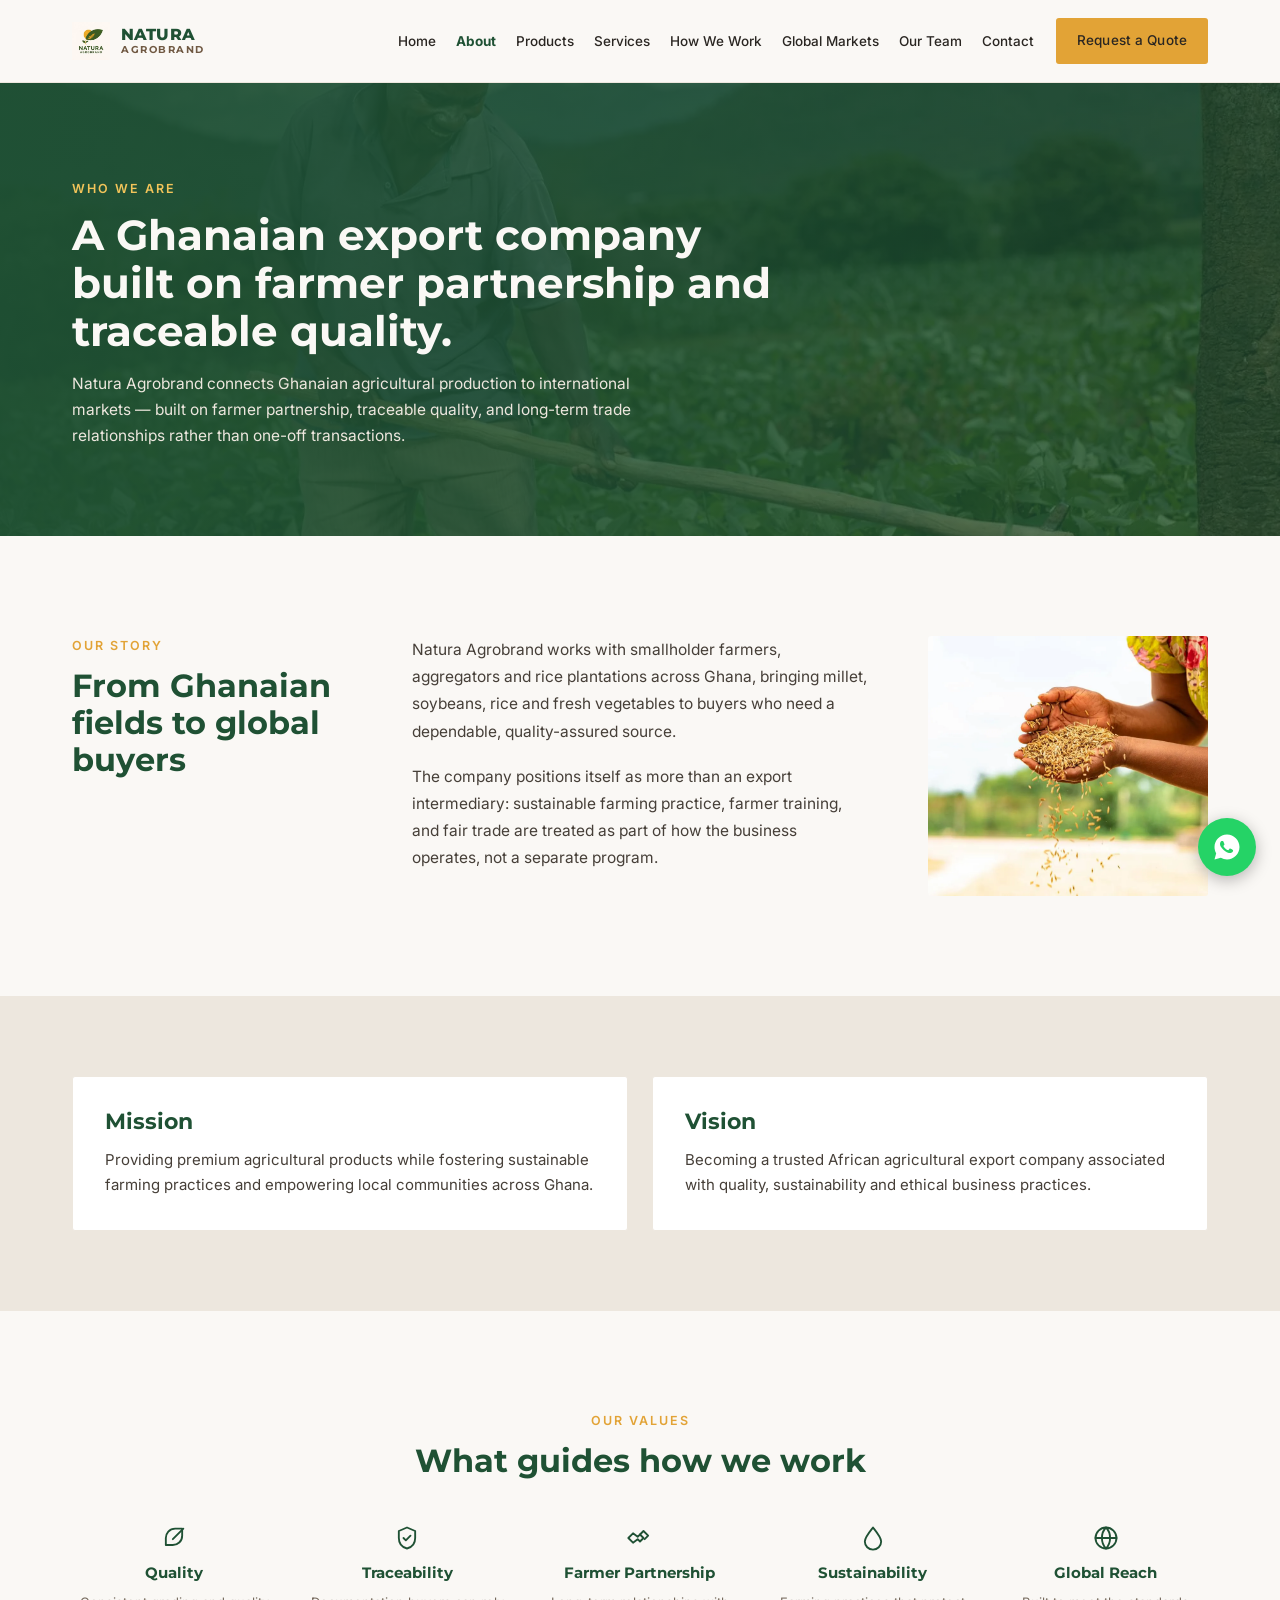
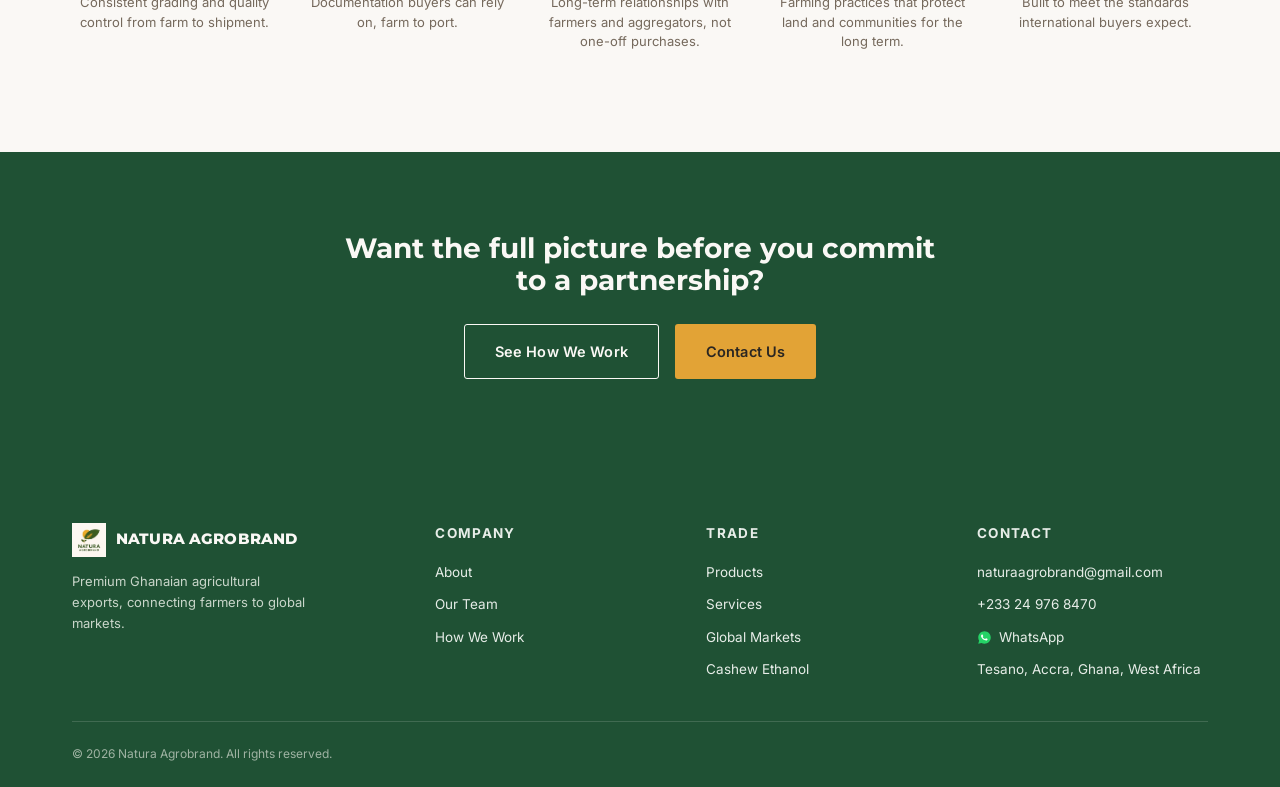
<file: about.html>
<!doctype html>
<html lang="en">
<head>
  <meta charset="utf-8" />
  <meta name="viewport" content="width=device-width, initial-scale=1, viewport-fit=cover" />
  <link rel="icon" href="favicon.ico" sizes="any" />
  <link rel="icon" type="image/png" sizes="32x32" href="favicon-32.png" />
  <link rel="icon" type="image/png" sizes="16x16" href="favicon-16.png" />
  <link rel="apple-touch-icon" href="apple-touch-icon.png" />
  <link rel="canonical" href="https://www.naturaagrobrand.com/about" />

  <title>About | Natura Agrobrand</title>
  <meta name="description" content="Natura Agrobrand's story, mission, vision and values — a Ghanaian agricultural export company built on farmer partnership and traceable quality." />

  <meta property="og:type" content="website" />
  <meta property="og:title" content="About | Natura Agrobrand" />
  <meta property="og:description" content="Natura Agrobrand's story, mission, vision and values — a Ghanaian agricultural export company built on farmer partnership and traceable quality." />
  <meta property="og:url" content="https://www.naturaagrobrand.com/about" />
  <meta property="og:site_name" content="Natura Agrobrand" />
  <meta property="og:image" content="https://www.naturaagrobrand.com/images/og-image.jpg" />
  <meta property="og:image:width" content="1200" />
  <meta property="og:image:height" content="630" />
  <meta name="twitter:card" content="summary_large_image" />
  <meta name="twitter:image" content="https://www.naturaagrobrand.com/images/og-image.jpg" />

  <link rel="preconnect" href="https://fonts.googleapis.com" />
  <link rel="preconnect" href="https://fonts.gstatic.com" crossorigin />
  <link href="https://fonts.googleapis.com/css2?family=Montserrat:wght@500;700;800&family=Inter:wght@400;500;600&display=swap" rel="stylesheet" />
  <link rel="stylesheet" href="css/style.css" />
</head>
<body>
  <a href="#main" class="visually-hidden">Skip to content</a>

  <header class="site-nav">
    <div class="wrap nav-inner">
      <a href="/" class="brand" aria-label="Natura Agrobrand — home">
        <img src="images/logo.webp" alt="" width="38" height="38" />
        <span class="brand-text"><span class="brand-name">NATURA</span><span class="brand-sub">AGROBRAND</span></span>
      </a>
      <nav class="desktop-nav" aria-label="Primary">
        <ul>
          <li><a href="/">Home</a></li>
          <li><a href="about.html" aria-current="page">About</a></li>
          <li><a href="products.html">Products</a></li>
          <li><a href="services.html">Services</a></li>
          <li><a href="how-we-work.html">How We Work</a></li>
          <li><a href="global-markets.html">Global Markets</a></li>
          <li><a href="team.html">Our Team</a></li>
          <li><a href="contact.html">Contact</a></li>
        </ul>
        <a href="contact.html" class="btn btn-gold nav-cta">Request a Quote</a>
      </nav>
      <button type="button" class="menu-toggle" aria-expanded="false" aria-controls="mobile-menu" aria-label="Open menu">
        <span class="icon-menu"><svg width="22" height="22" viewBox="0 0 24 24" fill="none" stroke="#1F5134" stroke-width="1.6" stroke-linecap="round"><path d="M4 7h16M4 12h16M4 17h16"/></svg></span>
        <span class="icon-close" hidden><svg width="22" height="22" viewBox="0 0 24 24" fill="none" stroke="#1F5134" stroke-width="1.6" stroke-linecap="round"><path d="M6 6l12 12M18 6L6 18"/></svg></span>
      </button>
    </div>
    <div id="mobile-menu" class="mobile-menu" hidden>
      <ul>
        <li><a href="/">Home</a></li>
        <li><a href="about.html" aria-current="page">About</a></li>
        <li><a href="products.html">Products</a></li>
        <li><a href="services.html">Services</a></li>
        <li><a href="how-we-work.html">How We Work</a></li>
        <li><a href="global-markets.html">Global Markets</a></li>
        <li><a href="team.html">Our Team</a></li>
        <li><a href="contact.html">Contact</a></li>
      </ul>
      <a href="contact.html" class="btn btn-gold mobile-cta">Request a Quote</a>
    </div>
  </header>

  <main id="main">
    <section class="market-hero">
      <img src="images/hero-farmer.webp" alt="A Ghanaian farmer tending crops in the field" class="market-hero-img" />
      <div class="market-hero-scrim" aria-hidden="true"></div>
      <div class="wrap market-hero-content">
        <div class="eyebrow eyebrow-light">Who We Are</div>
        <h1>A Ghanaian export company built on farmer partnership and traceable quality.</h1>
        <p>Natura Agrobrand connects Ghanaian agricultural production to international markets — built on farmer partnership, traceable quality, and long-term trade relationships rather than one-off transactions.</p>
      </div>
    </section>

    <section class="section">
      <div class="wrap story-grid story-grid-with-photo">
        <div class="section-intro">
          <div class="eyebrow">Our Story</div>
          <h2>From Ghanaian fields to global buyers</h2>
        </div>
        <div class="story-copy">
          <p>Natura Agrobrand works with smallholder farmers, aggregators and rice plantations across Ghana, bringing millet, soybeans, rice and fresh vegetables to buyers who need a dependable, quality-assured source.</p>
          <p>The company positions itself as more than an export intermediary: sustainable farming practice, farmer training, and fair trade are treated as part of how the business operates, not a separate program.</p>
        </div>
        <img src="images/rice-winnowing.webp" alt="Winnowing rice by hand after harvest" class="story-photo" width="1200" height="816" loading="lazy" />
      </div>
    </section>

    <section class="section-tight section-sand">
      <div class="wrap mv-grid">
        <div class="mv-card">
          <h3>Mission</h3>
          <p>Providing premium agricultural products while fostering sustainable farming practices and empowering local communities across Ghana.</p>
        </div>
        <div class="mv-card">
          <h3>Vision</h3>
          <p>Becoming a trusted African agricultural export company associated with quality, sustainability and ethical business practices.</p>
        </div>
      </div>
    </section>

    <section class="section">
      <div class="wrap">
        <div class="section-intro center">
          <div class="eyebrow">Our Values</div>
          <h2>What guides how we work</h2>
        </div>
        <div class="values-grid">
          <div class="value-item"><svg width="28" height="28" viewBox="0 0 24 24" fill="none" stroke="#1F5134" stroke-width="1.6" stroke-linecap="round" stroke-linejoin="round"><path d="M5 12c0-4 3-8 8-8h6v6c0 5-4 8-8 8H5v-6z"/><path d="M11 13 20 4"/></svg><h4>Quality</h4><p>Consistent grading and quality control from farm to shipment.</p></div>
          <div class="value-item"><svg width="28" height="28" viewBox="0 0 24 24" fill="none" stroke="#1F5134" stroke-width="1.6" stroke-linecap="round" stroke-linejoin="round"><path d="M12 3l7 3v6c0 5-3 8-7 9-4-1-7-4-7-9V6l7-3z"/><path d="M9 12l2 2 4-4"/></svg><h4>Traceability</h4><p>Documentation buyers can rely on, farm to port.</p></div>
          <div class="value-item"><svg width="28" height="28" viewBox="0 0 24 24" fill="none" stroke="#1F5134" stroke-width="1.6" stroke-linecap="round" stroke-linejoin="round"><path d="M2 12l4-4 4 3 2-2 3 3-3 3-2-2-4 3-4-4z"/><path d="M12 9l3-3 4 4-3 3"/></svg><h4>Farmer Partnership</h4><p>Long-term relationships with farmers and aggregators, not one-off purchases.</p></div>
          <div class="value-item"><svg width="28" height="28" viewBox="0 0 24 24" fill="none" stroke="#1F5134" stroke-width="1.6" stroke-linecap="round" stroke-linejoin="round"><path d="M12 3c4 5 7 8.5 7 12a7 7 0 0 1-14 0c0-3.5 3-7 7-12z"/></svg><h4>Sustainability</h4><p>Farming practices that protect land and communities for the long term.</p></div>
          <div class="value-item"><svg width="28" height="28" viewBox="0 0 24 24" fill="none" stroke="#1F5134" stroke-width="1.6" stroke-linecap="round" stroke-linejoin="round"><circle cx="12" cy="12" r="9"/><path d="M3 12h18M12 3c2.5 2.5 3.5 5.7 3.5 9s-1 6.5-3.5 9c-2.5-2.5-3.5-5.7-3.5-9s1-6.5 3.5-9z"/></svg><h4>Global Reach</h4><p>Built to meet the standards international buyers expect.</p></div>
        </div>
      </div>
    </section>

    <section class="section-tight section-forest">
      <div class="wrap cta-block">
        <h2>Want the full picture before you commit to a partnership?</h2>
        <div class="cta-actions">
          <a href="how-we-work.html" class="btn btn-outline-light">See How We Work</a>
          <a href="contact.html" class="btn btn-gold">Contact Us</a>
        </div>
      </div>
    </section>
  </main>

  <footer class="site-footer">
    <div class="wrap">
      <div class="footer-grid">
        <div class="footer-brand">
          <a href="/" class="brand"><img src="images/logo.webp" alt="" width="34" height="34" /><span class="brand-name">NATURA AGROBRAND</span></a>
          <p>Premium Ghanaian agricultural exports, connecting farmers to global markets.</p>
        </div>
        <div class="footer-col">
          <span class="footer-heading">Company</span>
          <a href="about.html">About</a><a href="team.html">Our Team</a><a href="how-we-work.html">How We Work</a>
        </div>
        <div class="footer-col">
          <span class="footer-heading">Trade</span>
          <a href="products.html">Products</a><a href="services.html">Services</a><a href="global-markets.html">Global Markets</a><a href="cashew-ethanol.html">Cashew Ethanol</a>
        </div>
        <div class="footer-col">
          <span class="footer-heading">Contact</span>
          <a href="mailto:naturaagrobrand@gmail.com">naturaagrobrand@gmail.com</a>
          <a href="tel:+233249768470">+233 24 976 8470</a>
          <a href="https://wa.me/233249768470" target="_blank" rel="noopener" class="footer-whatsapp"><svg width="15" height="15" viewBox="0 0 24 24" fill="none"><path d="M12 2C6.48 2 2 6.48 2 12c0 1.85.5 3.58 1.35 5.08L2 22l5.08-1.33A9.94 9.94 0 0 0 12 22c5.52 0 10-4.48 10-10S17.52 2 12 2z" fill="#25D366"/><path d="M9.1 7.6c-.2-.45-.4-.46-.6-.47h-.5c-.18 0-.46.07-.7.34-.24.27-.9.88-.9 2.15 0 1.27.92 2.5 1.05 2.67.13.18 1.8 2.86 4.42 3.9 2.18.87 2.62.7 3.1.65.47-.04 1.5-.62 1.72-1.21.21-.6.21-1.11.15-1.21-.06-.1-.24-.17-.5-.3-.26-.13-1.5-.74-1.74-.83-.23-.08-.4-.13-.57.13-.17.26-.65.83-.8 1-.15.17-.3.19-.55.06-.26-.13-1.08-.4-2.06-1.27-.76-.68-1.28-1.51-1.43-1.77-.15-.26-.02-.4.11-.53.12-.12.26-.3.4-.45.13-.15.17-.26.26-.43.09-.17.04-.32-.02-.45-.06-.13-.55-1.36-.78-1.86z" fill="#fff"/></svg> WhatsApp</a>
          <a href="https://maps.app.goo.gl/MVWymFF8S7aJwG5dA" target="_blank" rel="noopener">Tesano, Accra, Ghana, West Africa</a>
        </div>
      </div>
      <div class="footer-bottom"><span>&copy; 2026 Natura Agrobrand. All rights reserved.</span></div>
    </div>
  </footer>

  <a href="https://wa.me/233249768470" class="whatsapp-float" target="_blank" rel="noopener" aria-label="Chat with Natura Agrobrand on WhatsApp">
    <svg width="30" height="30" viewBox="0 0 24 24" fill="#fff" fill-rule="evenodd">
      <path d="M12 2C6.48 2 2 6.48 2 12c0 1.85.5 3.58 1.35 5.08L2 22l5.08-1.33A9.94 9.94 0 0 0 12 22c5.52 0 10-4.48 10-10S17.52 2 12 2z M9.1 7.6c-.2-.45-.4-.46-.6-.47h-.5c-.18 0-.46.07-.7.34-.24.27-.9.88-.9 2.15 0 1.27.92 2.5 1.05 2.67.13.18 1.8 2.86 4.42 3.9 2.18.87 2.62.7 3.1.65.47-.04 1.5-.62 1.72-1.21.21-.6.21-1.11.15-1.21-.06-.1-.24-.17-.5-.3-.26-.13-1.5-.74-1.74-.83-.23-.08-.4-.13-.57.13-.17.26-.65.83-.8 1-.15.17-.3.19-.55.06-.26-.13-1.08-.4-2.06-1.27-.76-.68-1.28-1.51-1.43-1.77-.15-.26-.02-.4.11-.53.12-.12.26-.3.4-.45.13-.15.17-.26.26-.43.09-.17.04-.32-.02-.45-.06-.13-.55-1.36-.78-1.86z"/>
    </svg>
  </a>

  <script src="js/main.js"></script>
</body>
</html>
</file>
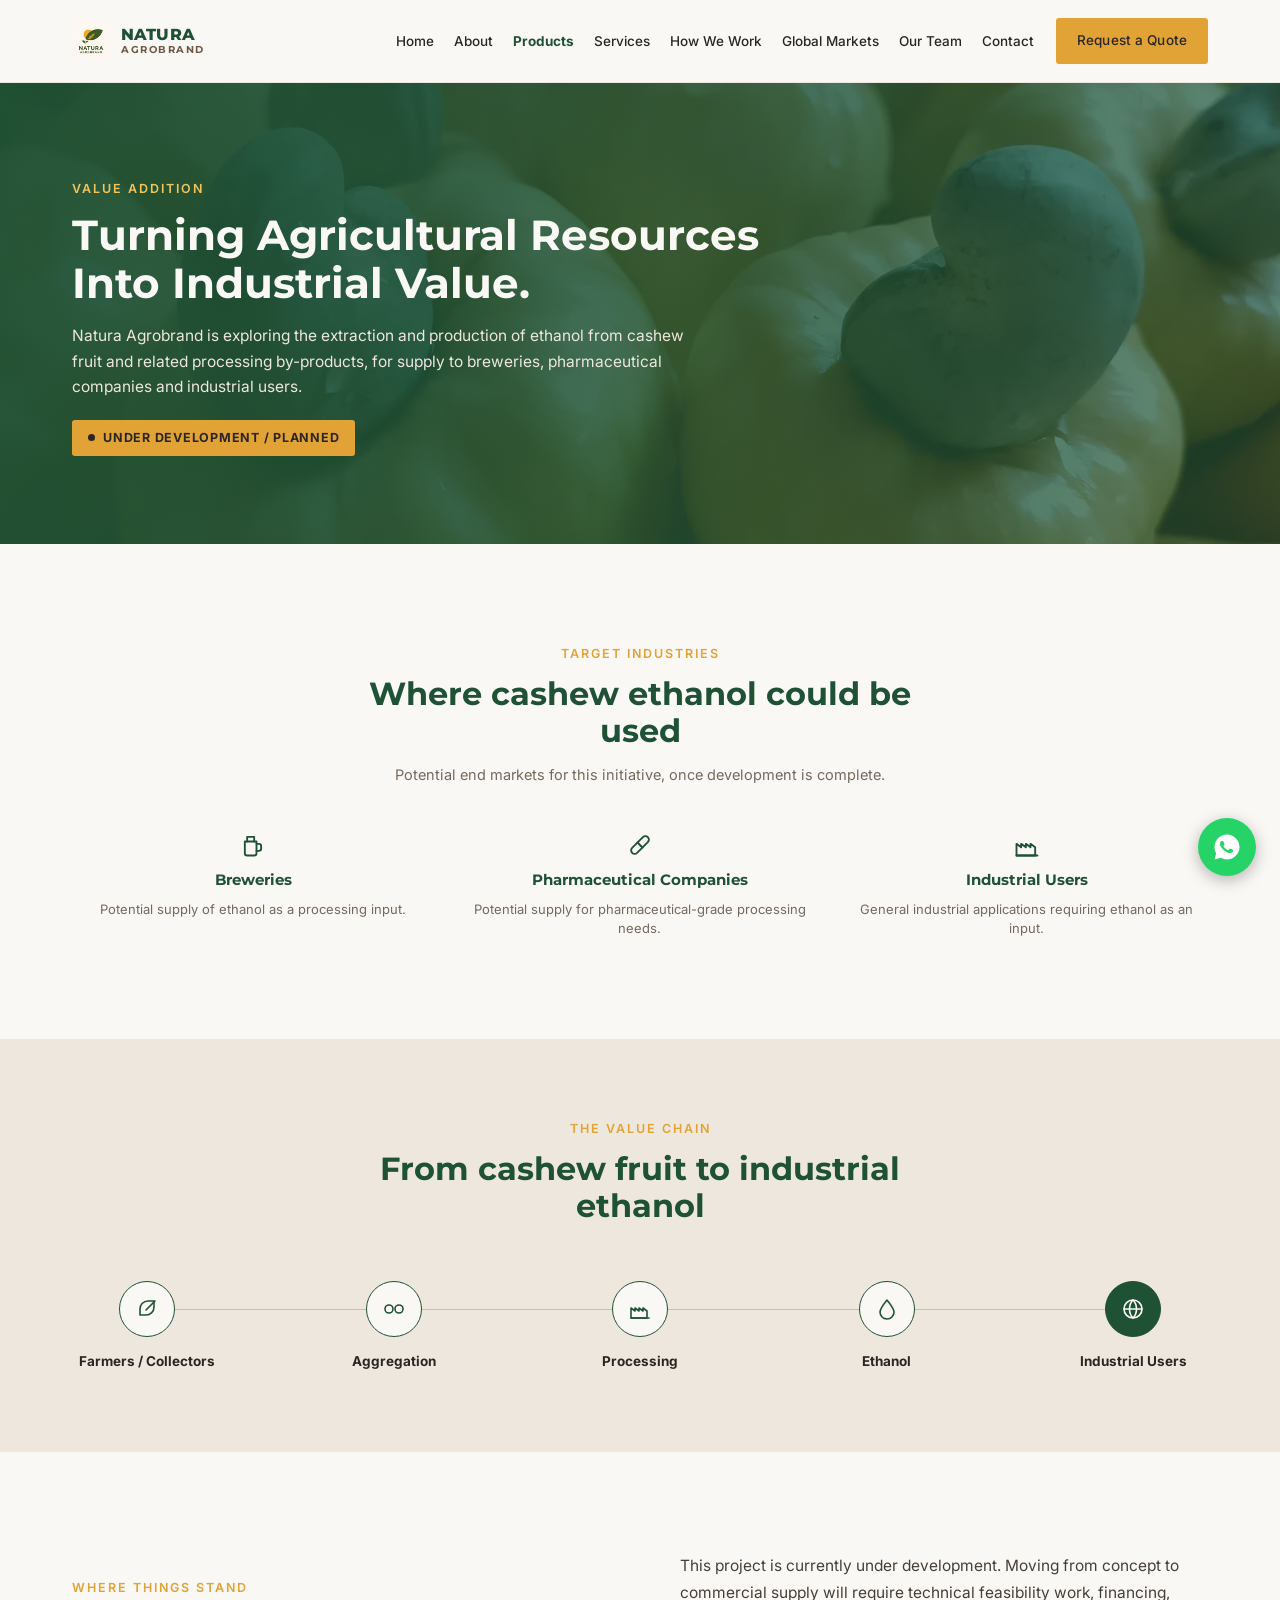
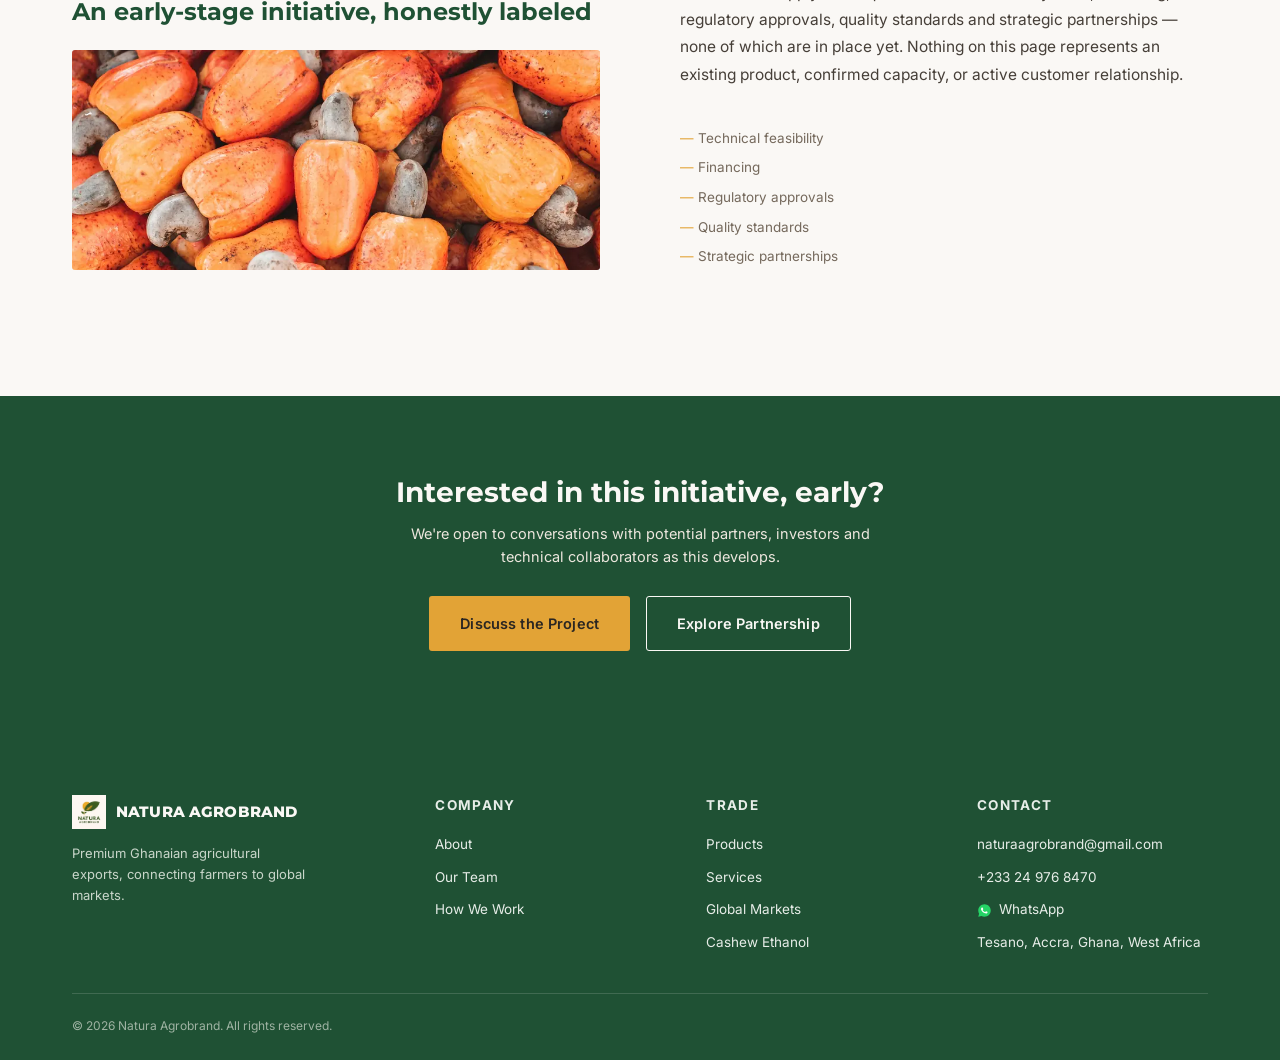
<file: cashew-ethanol.html>
<!doctype html>
<html lang="en">
<head>
  <meta charset="utf-8" />
  <meta name="viewport" content="width=device-width, initial-scale=1, viewport-fit=cover" />
  <link rel="icon" href="favicon.ico" sizes="any" />
  <link rel="icon" type="image/png" sizes="32x32" href="favicon-32.png" />
  <link rel="icon" type="image/png" sizes="16x16" href="favicon-16.png" />
  <link rel="apple-touch-icon" href="apple-touch-icon.png" />
  <link rel="canonical" href="https://www.naturaagrobrand.com/cashew-ethanol" />

  <title>Cashew Ethanol | Natura Agrobrand</title>
  <meta name="description" content="Natura Agrobrand is exploring the extraction and production of ethanol from cashew fruit and processing by-products for breweries, pharmaceutical and industrial users. Currently under development." />

  <meta property="og:type" content="website" />
  <meta property="og:title" content="Cashew Ethanol | Natura Agrobrand" />
  <meta property="og:description" content="Natura Agrobrand is exploring the extraction and production of ethanol from cashew fruit and processing by-products. Currently under development." />
  <meta property="og:url" content="https://www.naturaagrobrand.com/cashew-ethanol" />
  <meta property="og:site_name" content="Natura Agrobrand" />
  <meta property="og:image" content="https://www.naturaagrobrand.com/images/og-image.jpg" />
  <meta property="og:image:width" content="1200" />
  <meta property="og:image:height" content="630" />
  <meta name="twitter:card" content="summary_large_image" />
  <meta name="twitter:image" content="https://www.naturaagrobrand.com/images/og-image.jpg" />

  <link rel="preconnect" href="https://fonts.googleapis.com" />
  <link rel="preconnect" href="https://fonts.gstatic.com" crossorigin />
  <link href="https://fonts.googleapis.com/css2?family=Montserrat:wght@500;700;800&family=Inter:wght@400;500;600&display=swap" rel="stylesheet" />
  <link rel="stylesheet" href="css/style.css" />
</head>
<body>
  <a href="#main" class="visually-hidden">Skip to content</a>

  <header class="site-nav">
    <div class="wrap nav-inner">
      <a href="/" class="brand" aria-label="Natura Agrobrand — home">
        <img src="images/logo.webp" alt="" width="38" height="38" />
        <span class="brand-text"><span class="brand-name">NATURA</span><span class="brand-sub">AGROBRAND</span></span>
      </a>
      <nav class="desktop-nav" aria-label="Primary">
        <ul>
          <li><a href="/">Home</a></li>
          <li><a href="about.html">About</a></li>
          <li><a href="products.html" aria-current="page">Products</a></li>
          <li><a href="services.html">Services</a></li>
          <li><a href="how-we-work.html">How We Work</a></li>
          <li><a href="global-markets.html">Global Markets</a></li>
          <li><a href="team.html">Our Team</a></li>
          <li><a href="contact.html">Contact</a></li>
        </ul>
        <a href="contact.html" class="btn btn-gold nav-cta">Request a Quote</a>
      </nav>
      <button type="button" class="menu-toggle" aria-expanded="false" aria-controls="mobile-menu" aria-label="Open menu">
        <span class="icon-menu"><svg width="22" height="22" viewBox="0 0 24 24" fill="none" stroke="#1F5134" stroke-width="1.6" stroke-linecap="round"><path d="M4 7h16M4 12h16M4 17h16"/></svg></span>
        <span class="icon-close" hidden><svg width="22" height="22" viewBox="0 0 24 24" fill="none" stroke="#1F5134" stroke-width="1.6" stroke-linecap="round"><path d="M6 6l12 12M18 6L6 18"/></svg></span>
      </button>
    </div>
    <div id="mobile-menu" class="mobile-menu" hidden>
      <ul>
        <li><a href="/">Home</a></li>
        <li><a href="about.html">About</a></li>
        <li><a href="products.html" aria-current="page">Products</a></li>
        <li><a href="services.html">Services</a></li>
        <li><a href="how-we-work.html">How We Work</a></li>
        <li><a href="global-markets.html">Global Markets</a></li>
        <li><a href="team.html">Our Team</a></li>
        <li><a href="contact.html">Contact</a></li>
      </ul>
      <a href="contact.html" class="btn btn-gold mobile-cta">Request a Quote</a>
    </div>
  </header>

  <main id="main">
    <section class="market-hero">
      <img src="images/cashewnew.webp" alt="Fresh cashew apples with attached nuts" class="market-hero-img" />
      <div class="market-hero-scrim" aria-hidden="true"></div>
      <div class="wrap market-hero-content">
        <div class="eyebrow eyebrow-light">Value Addition</div>
        <h1>Turning Agricultural Resources Into Industrial Value.</h1>
        <p>Natura Agrobrand is exploring the extraction and production of ethanol from cashew fruit and related processing by-products, for supply to breweries, pharmaceutical companies and industrial users.</p>
        <div class="status-badge status-badge-hero">
          <span class="status-badge-dot" aria-hidden="true"></span>
          Under Development / Planned
        </div>
      </div>
    </section>

    <section class="section">
      <div class="wrap">
        <div class="section-intro center">
          <div class="eyebrow">Target Industries</div>
          <h2>Where cashew ethanol could be used</h2>
          <p>Potential end markets for this initiative, once development is complete.</p>
        </div>
        <div class="grid-3 grid-3-spaced">
          <div class="value-item">
            <svg width="28" height="28" viewBox="0 0 24 24" fill="none" stroke="#1F5134" stroke-width="1.6" stroke-linecap="round" stroke-linejoin="round"><path d="M5 9h10v10a2 2 0 0 1-2 2H7a2 2 0 0 1-2-2V9z"/><path d="M15 11h2a2 2 0 0 1 2 2v2a2 2 0 0 1-2 2h-2"/><path d="M7 9V5h6v4"/></svg>
            <h4>Breweries</h4>
            <p>Potential supply of ethanol as a processing input.</p>
          </div>
          <div class="value-item">
            <svg width="28" height="28" viewBox="0 0 24 24" fill="none" stroke="#1F5134" stroke-width="1.6" stroke-linecap="round" stroke-linejoin="round"><g transform="rotate(-45 12 12)"><rect x="2.5" y="9" width="19" height="6" rx="3"/><line x1="12" y1="9" x2="12" y2="15"/></g></svg>
            <h4>Pharmaceutical Companies</h4>
            <p>Potential supply for pharmaceutical-grade processing needs.</p>
          </div>
          <div class="value-item">
            <svg width="28" height="28" viewBox="0 0 24 24" fill="none" stroke="#1F5134" stroke-width="1.6" stroke-linecap="round" stroke-linejoin="round"><path d="M3 21V11l4 3v-3l4 3v-3l4 3v-3l4 3v7H3z"/><path d="M3 21h18"/></svg>
            <h4>Industrial Users</h4>
            <p>General industrial applications requiring ethanol as an input.</p>
          </div>
        </div>
      </div>
    </section>

    <section class="section-tight section-sand">
      <div class="wrap">
        <div class="section-intro center">
          <div class="eyebrow">The Value Chain</div>
          <h2>From cashew fruit to industrial ethanol</h2>
        </div>
        <div class="chain">
          <div class="chain-line" aria-hidden="true"></div>
          <div class="chain-step">
            <div class="chain-icon"><svg width="24" height="24" viewBox="0 0 24 24" fill="none" stroke="#1F5134" stroke-width="1.6" stroke-linecap="round" stroke-linejoin="round"><path d="M5 12c0-4 3-8 8-8h6v6c0 5-4 8-8 8H5v-6z"/><path d="M11 13 20 4"/></svg></div>
            <div class="chain-label">Farmers / Collectors</div>
          </div>
          <div class="chain-step">
            <div class="chain-icon"><svg width="24" height="24" viewBox="0 0 24 24" fill="none" stroke="#1F5134" stroke-width="1.6" stroke-linecap="round" stroke-linejoin="round"><rect x="3" y="8" width="8" height="8" rx="4"/><rect x="13" y="8" width="8" height="8" rx="4"/></svg></div>
            <div class="chain-label">Aggregation</div>
          </div>
          <div class="chain-step">
            <div class="chain-icon"><svg width="24" height="24" viewBox="0 0 24 24" fill="none" stroke="#1F5134" stroke-width="1.6" stroke-linecap="round" stroke-linejoin="round"><path d="M3 21V11l4 3v-3l4 3v-3l4 3v-3l4 3v7H3z"/><path d="M3 21h18"/></svg></div>
            <div class="chain-label">Processing</div>
          </div>
          <div class="chain-step">
            <div class="chain-icon"><svg width="24" height="24" viewBox="0 0 24 24" fill="none" stroke="#1F5134" stroke-width="1.6" stroke-linecap="round" stroke-linejoin="round"><path d="M12 3c4 5 7 8.5 7 12a7 7 0 0 1-14 0c0-3.5 3-7 7-12z"/></svg></div>
            <div class="chain-label">Ethanol</div>
          </div>
          <div class="chain-step">
            <div class="chain-icon last"><svg width="24" height="24" viewBox="0 0 24 24" fill="none" stroke="#FAF8F5" stroke-width="1.6" stroke-linecap="round" stroke-linejoin="round"><circle cx="12" cy="12" r="9"/><path d="M3 12h18M12 3c2.5 2.5 3.5 5.7 3.5 9s-1 6.5-3.5 9c-2.5-2.5-3.5-5.7-3.5-9s1-6.5 3.5-9z"/></svg></div>
            <div class="chain-label">Industrial Users</div>
          </div>
        </div>
      </div>
    </section>

    <section class="section">
      <div class="wrap intro-grid">
        <div>
          <div class="eyebrow">Where Things Stand</div>
          <h2>An early-stage initiative, honestly labeled</h2>
          <img src="images/cashew.webp" alt="Harvested cashew apples and nuts" class="story-photo ethanol-status-photo" width="900" height="1350" loading="lazy" />
        </div>
        <div class="intro-copy">
          <p>This project is currently under development. Moving from concept to commercial supply will require technical feasibility work, financing, regulatory approvals, quality standards and strategic partnerships — none of which are in place yet. Nothing on this page represents an existing product, confirmed capacity, or active customer relationship.</p>
          <ul class="product-details">
            <li>Technical feasibility</li>
            <li>Financing</li>
            <li>Regulatory approvals</li>
            <li>Quality standards</li>
            <li>Strategic partnerships</li>
          </ul>
        </div>
      </div>
    </section>

    <section class="section-tight section-forest">
      <div class="wrap cta-block">
        <h2>Interested in this initiative, early?</h2>
        <p>We're open to conversations with potential partners, investors and technical collaborators as this develops.</p>
        <div class="cta-actions">
          <a href="contact.html?enquiry=Cashew%20Ethanol" class="btn btn-gold">Discuss the Project</a>
          <a href="contact.html?enquiry=Partnership" class="btn btn-outline-light">Explore Partnership</a>
        </div>
      </div>
    </section>
  </main>

  <footer class="site-footer">
    <div class="wrap">
      <div class="footer-grid">
        <div class="footer-brand">
          <a href="/" class="brand"><img src="images/logo.webp" alt="" width="34" height="34" /><span class="brand-name">NATURA AGROBRAND</span></a>
          <p>Premium Ghanaian agricultural exports, connecting farmers to global markets.</p>
        </div>
        <div class="footer-col">
          <span class="footer-heading">Company</span>
          <a href="about.html">About</a><a href="team.html">Our Team</a><a href="how-we-work.html">How We Work</a>
        </div>
        <div class="footer-col">
          <span class="footer-heading">Trade</span>
          <a href="products.html">Products</a><a href="services.html">Services</a><a href="global-markets.html">Global Markets</a><a href="cashew-ethanol.html">Cashew Ethanol</a>
        </div>
        <div class="footer-col">
          <span class="footer-heading">Contact</span>
          <a href="mailto:naturaagrobrand@gmail.com">naturaagrobrand@gmail.com</a>
          <a href="tel:+233249768470">+233 24 976 8470</a>
          <a href="https://wa.me/233249768470" target="_blank" rel="noopener" class="footer-whatsapp"><svg width="15" height="15" viewBox="0 0 24 24" fill="none"><path d="M12 2C6.48 2 2 6.48 2 12c0 1.85.5 3.58 1.35 5.08L2 22l5.08-1.33A9.94 9.94 0 0 0 12 22c5.52 0 10-4.48 10-10S17.52 2 12 2z" fill="#25D366"/><path d="M9.1 7.6c-.2-.45-.4-.46-.6-.47h-.5c-.18 0-.46.07-.7.34-.24.27-.9.88-.9 2.15 0 1.27.92 2.5 1.05 2.67.13.18 1.8 2.86 4.42 3.9 2.18.87 2.62.7 3.1.65.47-.04 1.5-.62 1.72-1.21.21-.6.21-1.11.15-1.21-.06-.1-.24-.17-.5-.3-.26-.13-1.5-.74-1.74-.83-.23-.08-.4-.13-.57.13-.17.26-.65.83-.8 1-.15.17-.3.19-.55.06-.26-.13-1.08-.4-2.06-1.27-.76-.68-1.28-1.51-1.43-1.77-.15-.26-.02-.4.11-.53.12-.12.26-.3.4-.45.13-.15.17-.26.26-.43.09-.17.04-.32-.02-.45-.06-.13-.55-1.36-.78-1.86z" fill="#fff"/></svg> WhatsApp</a>
          <a href="https://maps.app.goo.gl/MVWymFF8S7aJwG5dA" target="_blank" rel="noopener">Tesano, Accra, Ghana, West Africa</a>
        </div>
      </div>
      <div class="footer-bottom">
        <span>&copy; 2026 Natura Agrobrand. All rights reserved.</span>
      </div>
    </div>
  </footer>

  <a href="https://wa.me/233249768470" class="whatsapp-float" target="_blank" rel="noopener" aria-label="Chat with Natura Agrobrand on WhatsApp">
    <svg width="30" height="30" viewBox="0 0 24 24" fill="#fff" fill-rule="evenodd">
      <path d="M12 2C6.48 2 2 6.48 2 12c0 1.85.5 3.58 1.35 5.08L2 22l5.08-1.33A9.94 9.94 0 0 0 12 22c5.52 0 10-4.48 10-10S17.52 2 12 2z M9.1 7.6c-.2-.45-.4-.46-.6-.47h-.5c-.18 0-.46.07-.7.34-.24.27-.9.88-.9 2.15 0 1.27.92 2.5 1.05 2.67.13.18 1.8 2.86 4.42 3.9 2.18.87 2.62.7 3.1.65.47-.04 1.5-.62 1.72-1.21.21-.6.21-1.11.15-1.21-.06-.1-.24-.17-.5-.3-.26-.13-1.5-.74-1.74-.83-.23-.08-.4-.13-.57.13-.17.26-.65.83-.8 1-.15.17-.3.19-.55.06-.26-.13-1.08-.4-2.06-1.27-.76-.68-1.28-1.51-1.43-1.77-.15-.26-.02-.4.11-.53.12-.12.26-.3.4-.45.13-.15.17-.26.26-.43.09-.17.04-.32-.02-.45-.06-.13-.55-1.36-.78-1.86z"/>
    </svg>
  </a>

  <script src="js/main.js"></script>
</body>
</html>
</file>
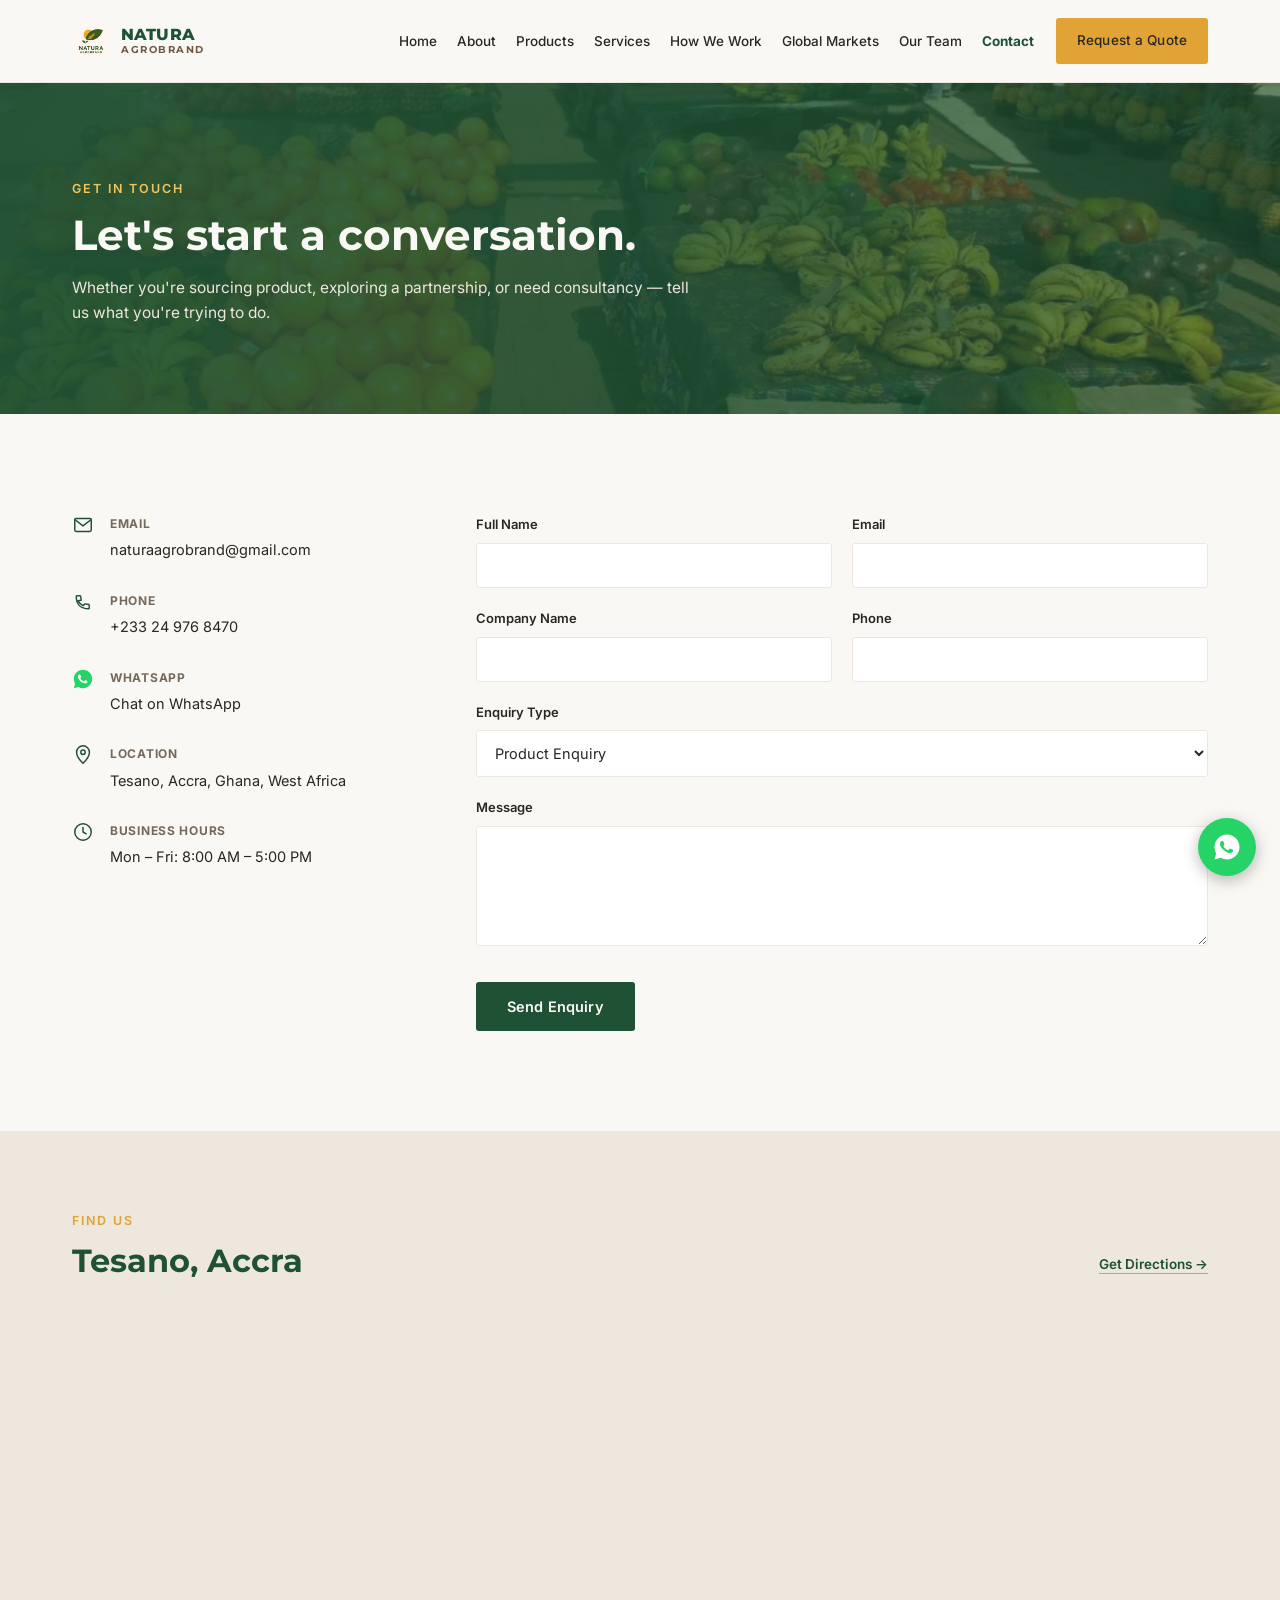
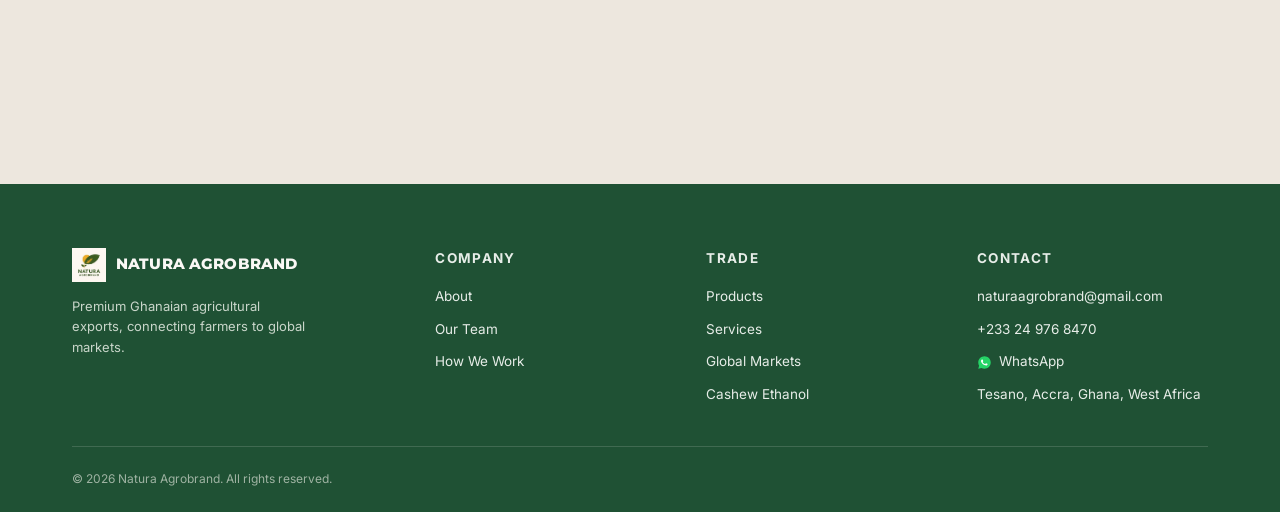
<file: contact.html>
<!doctype html>
<html lang="en">
<head>
  <meta charset="utf-8" />
  <meta name="viewport" content="width=device-width, initial-scale=1, viewport-fit=cover" />
  <link rel="icon" href="favicon.ico" sizes="any" />
  <link rel="icon" type="image/png" sizes="32x32" href="favicon-32.png" />
  <link rel="icon" type="image/png" sizes="16x16" href="favicon-16.png" />
  <link rel="apple-touch-icon" href="apple-touch-icon.png" />
  <link rel="canonical" href="https://www.naturaagrobrand.com/contact" />

  <title>Contact | Natura Agrobrand</title>
  <meta name="description" content="Contact Natura Agrobrand for product enquiries, quote requests, partnerships and agricultural consultancy." />

  <meta property="og:type" content="website" />
  <meta property="og:title" content="Contact | Natura Agrobrand" />
  <meta property="og:description" content="Contact Natura Agrobrand for product enquiries, quote requests, partnerships and agricultural consultancy." />
  <meta property="og:url" content="https://www.naturaagrobrand.com/contact" />
  <meta property="og:site_name" content="Natura Agrobrand" />
  <meta property="og:image" content="https://www.naturaagrobrand.com/images/og-image.jpg" />
  <meta property="og:image:width" content="1200" />
  <meta property="og:image:height" content="630" />
  <meta name="twitter:card" content="summary_large_image" />
  <meta name="twitter:image" content="https://www.naturaagrobrand.com/images/og-image.jpg" />

  <link rel="preconnect" href="https://fonts.googleapis.com" />
  <link rel="preconnect" href="https://fonts.gstatic.com" crossorigin />
  <link href="https://fonts.googleapis.com/css2?family=Montserrat:wght@500;700;800&family=Inter:wght@400;500;600&display=swap" rel="stylesheet" />
  <link rel="stylesheet" href="css/style.css" />
</head>
<body>
  <a href="#main" class="visually-hidden">Skip to content</a>

  <header class="site-nav">
    <div class="wrap nav-inner">
      <a href="/" class="brand" aria-label="Natura Agrobrand — home">
        <img src="images/logo.webp" alt="" width="38" height="38" />
        <span class="brand-text"><span class="brand-name">NATURA</span><span class="brand-sub">AGROBRAND</span></span>
      </a>
      <nav class="desktop-nav" aria-label="Primary">
        <ul>
          <li><a href="/">Home</a></li>
          <li><a href="about.html">About</a></li>
          <li><a href="products.html">Products</a></li>
          <li><a href="services.html">Services</a></li>
          <li><a href="how-we-work.html">How We Work</a></li>
          <li><a href="global-markets.html">Global Markets</a></li>
          <li><a href="team.html">Our Team</a></li>
          <li><a href="contact.html" aria-current="page">Contact</a></li>
        </ul>
        <a href="contact.html" class="btn btn-gold nav-cta">Request a Quote</a>
      </nav>
      <button type="button" class="menu-toggle" aria-expanded="false" aria-controls="mobile-menu" aria-label="Open menu">
        <span class="icon-menu"><svg width="22" height="22" viewBox="0 0 24 24" fill="none" stroke="#1F5134" stroke-width="1.6" stroke-linecap="round"><path d="M4 7h16M4 12h16M4 17h16"/></svg></span>
        <span class="icon-close" hidden><svg width="22" height="22" viewBox="0 0 24 24" fill="none" stroke="#1F5134" stroke-width="1.6" stroke-linecap="round"><path d="M6 6l12 12M18 6L6 18"/></svg></span>
      </button>
    </div>
    <div id="mobile-menu" class="mobile-menu" hidden>
      <ul>
        <li><a href="/">Home</a></li>
        <li><a href="about.html">About</a></li>
        <li><a href="products.html">Products</a></li>
        <li><a href="services.html">Services</a></li>
        <li><a href="how-we-work.html">How We Work</a></li>
        <li><a href="global-markets.html">Global Markets</a></li>
        <li><a href="team.html">Our Team</a></li>
        <li><a href="contact.html" aria-current="page">Contact</a></li>
      </ul>
      <a href="contact.html" class="btn btn-gold mobile-cta">Request a Quote</a>
    </div>
  </header>

  <main id="main">
    <section class="market-hero">
      <img src="images/market.webp" alt="" class="market-hero-img" />
      <div class="market-hero-scrim" aria-hidden="true"></div>
      <div class="wrap market-hero-content">
        <div class="eyebrow eyebrow-light">Get In Touch</div>
        <h1>Let's start a conversation.</h1>
        <p>Whether you're sourcing product, exploring a partnership, or need consultancy — tell us what you're trying to do.</p>
      </div>
    </section>

    <section class="section">
      <div class="wrap contact-grid">
        <div class="contact-info">
          <div class="info-item">
            <svg width="22" height="22" viewBox="0 0 24 24" fill="none" stroke="#1F5134" stroke-width="1.6" stroke-linecap="round" stroke-linejoin="round"><rect x="3" y="5" width="18" height="14" rx="1.5"/><path d="M3 6l9 7 9-7"/></svg>
            <div>
              <div class="info-label">Email</div>
              <a href="mailto:naturaagrobrand@gmail.com">naturaagrobrand@gmail.com</a>
            </div>
          </div>
          <div class="info-item">
            <svg width="22" height="22" viewBox="0 0 24 24" fill="none" stroke="#1F5134" stroke-width="1.6" stroke-linecap="round" stroke-linejoin="round"><path d="M6.5 10.5c1.2 2.4 3.1 4.3 5.5 5.5l1.8-1.8c.25-.25.6-.32.9-.2 1 .35 2.1.55 3.2.55.5 0 .9.4.9.9v3.1c0 .5-.4.9-.9.9C9.5 19.4 4.6 14.5 4.6 6c0-.5.4-.9.9-.9h3.1c.5 0 .9.4.9.9 0 1.1.2 2.2.55 3.2.1.3.05.65-.2.9L6.5 10.5z"/></svg>
            <div>
              <div class="info-label">Phone</div>
              <a href="tel:+233249768470">+233 24 976 8470</a>
            </div>
          </div>
          <div class="info-item">
            <svg width="22" height="22" viewBox="0 0 24 24" fill="none">
              <path d="M12 2C6.48 2 2 6.48 2 12c0 1.85.5 3.58 1.35 5.08L2 22l5.08-1.33A9.94 9.94 0 0 0 12 22c5.52 0 10-4.48 10-10S17.52 2 12 2z" fill="#25D366"/>
              <path d="M9.1 7.6c-.2-.45-.4-.46-.6-.47h-.5c-.18 0-.46.07-.7.34-.24.27-.9.88-.9 2.15 0 1.27.92 2.5 1.05 2.67.13.18 1.8 2.86 4.42 3.9 2.18.87 2.62.7 3.1.65.47-.04 1.5-.62 1.72-1.21.21-.6.21-1.11.15-1.21-.06-.1-.24-.17-.5-.3-.26-.13-1.5-.74-1.74-.83-.23-.08-.4-.13-.57.13-.17.26-.65.83-.8 1-.15.17-.3.19-.55.06-.26-.13-1.08-.4-2.06-1.27-.76-.68-1.28-1.51-1.43-1.77-.15-.26-.02-.4.11-.53.12-.12.26-.3.4-.45.13-.15.17-.26.26-.43.09-.17.04-.32-.02-.45-.06-.13-.55-1.36-.78-1.86z" fill="#fff"/>
            </svg>
            <div>
              <div class="info-label">WhatsApp</div>
              <a href="https://wa.me/233249768470" target="_blank" rel="noopener">Chat on WhatsApp</a>
            </div>
          </div>
          <div class="info-item">
            <svg width="22" height="22" viewBox="0 0 24 24" fill="none" stroke="#1F5134" stroke-width="1.6" stroke-linecap="round" stroke-linejoin="round"><path d="M12 21s7-6.5 7-12a7 7 0 1 0-14 0c0 5.5 7 12 7 12z"/><circle cx="12" cy="9" r="2.4"/></svg>
            <div>
              <div class="info-label">Location</div>
              <a href="https://maps.app.goo.gl/MVWymFF8S7aJwG5dA" target="_blank" rel="noopener">Tesano, Accra, Ghana, West Africa</a>
            </div>
          </div>
          <div class="info-item">
            <svg width="22" height="22" viewBox="0 0 24 24" fill="none" stroke="#1F5134" stroke-width="1.6" stroke-linecap="round" stroke-linejoin="round"><circle cx="12" cy="12" r="9"/><path d="M12 7v5l3.5 2"/></svg>
            <div>
              <div class="info-label">Business Hours</div>
              <span>Mon – Fri: 8:00 AM – 5:00 PM</span>
            </div>
          </div>
        </div>

        <form class="contact-form" data-form action="https://formspree.io/f/REPLACE_WITH_REAL_FORM_ID" method="POST">
          <div class="field-row">
            <div class="field">
              <label class="field-label" for="name">Full Name</label>
              <input class="field-input" type="text" id="name" name="name" required autocomplete="name" />
            </div>
            <div class="field">
              <label class="field-label" for="email">Email</label>
              <input class="field-input" type="email" id="email" name="email" required autocomplete="email" />
            </div>
          </div>
          <div class="field-row">
            <div class="field">
              <label class="field-label" for="company">Company Name</label>
              <input class="field-input" type="text" id="company" name="company" autocomplete="organization" />
            </div>
            <div class="field">
              <label class="field-label" for="phone">Phone</label>
              <input class="field-input" type="tel" id="phone" name="phone" autocomplete="tel" />
            </div>
          </div>
          <div class="field">
            <label class="field-label" for="enquiryType">Enquiry Type</label>
            <select class="field-select" id="enquiryType" name="enquiryType" required>
              <option value="Product Enquiry">Product Enquiry</option>
              <option value="Request a Quote">Request a Quote</option>
              <option value="Partnership">Partnership</option>
              <option value="Agricultural Services">Agricultural Services</option>
              <option value="Cashew Ethanol">Cashew Ethanol</option>
              <option value="General Enquiry">General Enquiry</option>
            </select>
          </div>
          <div class="field">
            <label class="field-label" for="message">Message</label>
            <textarea class="field-textarea" id="message" name="message" required></textarea>
          </div>

          <button type="submit" class="btn btn-primary submit-btn">Send Enquiry</button>
          <p class="form-status cap" role="status" aria-live="polite" hidden></p>
        </form>
      </div>
    </section>

    <section class="section-tight section-sand">
      <div class="wrap">
        <div class="row-header">
          <div class="section-intro">
            <div class="eyebrow">Find Us</div>
            <h2>Tesano, Accra</h2>
          </div>
          <a href="https://maps.app.goo.gl/MVWymFF8S7aJwG5dA" target="_blank" rel="noopener" class="btn-ghost">Get Directions →</a>
        </div>
        <div class="map-embed">
          <iframe
            src="https://www.google.com/maps?q=Ecfactum+Limited,+Tesano,+Accra,+Ghana&output=embed"
            width="100%" height="100%" allowfullscreen loading="lazy"
            referrerpolicy="strict-origin-when-cross-origin"
            title="Natura Agrobrand location — Tesano, Accra"></iframe>
        </div>
      </div>
    </section>
  </main>

  <footer class="site-footer">
    <div class="wrap">
      <div class="footer-grid">
        <div class="footer-brand">
          <a href="/" class="brand"><img src="images/logo.webp" alt="" width="34" height="34" /><span class="brand-name">NATURA AGROBRAND</span></a>
          <p>Premium Ghanaian agricultural exports, connecting farmers to global markets.</p>
        </div>
        <div class="footer-col">
          <span class="footer-heading">Company</span>
          <a href="about.html">About</a><a href="team.html">Our Team</a><a href="how-we-work.html">How We Work</a>
        </div>
        <div class="footer-col">
          <span class="footer-heading">Trade</span>
          <a href="products.html">Products</a><a href="services.html">Services</a><a href="global-markets.html">Global Markets</a><a href="cashew-ethanol.html">Cashew Ethanol</a>
        </div>
        <div class="footer-col">
          <span class="footer-heading">Contact</span>
          <a href="mailto:naturaagrobrand@gmail.com">naturaagrobrand@gmail.com</a>
          <a href="tel:+233249768470">+233 24 976 8470</a>
          <a href="https://wa.me/233249768470" target="_blank" rel="noopener" class="footer-whatsapp"><svg width="15" height="15" viewBox="0 0 24 24" fill="none"><path d="M12 2C6.48 2 2 6.48 2 12c0 1.85.5 3.58 1.35 5.08L2 22l5.08-1.33A9.94 9.94 0 0 0 12 22c5.52 0 10-4.48 10-10S17.52 2 12 2z" fill="#25D366"/><path d="M9.1 7.6c-.2-.45-.4-.46-.6-.47h-.5c-.18 0-.46.07-.7.34-.24.27-.9.88-.9 2.15 0 1.27.92 2.5 1.05 2.67.13.18 1.8 2.86 4.42 3.9 2.18.87 2.62.7 3.1.65.47-.04 1.5-.62 1.72-1.21.21-.6.21-1.11.15-1.21-.06-.1-.24-.17-.5-.3-.26-.13-1.5-.74-1.74-.83-.23-.08-.4-.13-.57.13-.17.26-.65.83-.8 1-.15.17-.3.19-.55.06-.26-.13-1.08-.4-2.06-1.27-.76-.68-1.28-1.51-1.43-1.77-.15-.26-.02-.4.11-.53.12-.12.26-.3.4-.45.13-.15.17-.26.26-.43.09-.17.04-.32-.02-.45-.06-.13-.55-1.36-.78-1.86z" fill="#fff"/></svg> WhatsApp</a>
          <a href="https://maps.app.goo.gl/MVWymFF8S7aJwG5dA" target="_blank" rel="noopener">Tesano, Accra, Ghana, West Africa</a>
        </div>
      </div>
      <div class="footer-bottom"><span>&copy; 2026 Natura Agrobrand. All rights reserved.</span></div>
    </div>
  </footer>

  <a href="https://wa.me/233249768470" class="whatsapp-float" target="_blank" rel="noopener" aria-label="Chat with Natura Agrobrand on WhatsApp">
    <svg width="30" height="30" viewBox="0 0 24 24" fill="#fff" fill-rule="evenodd">
      <path d="M12 2C6.48 2 2 6.48 2 12c0 1.85.5 3.58 1.35 5.08L2 22l5.08-1.33A9.94 9.94 0 0 0 12 22c5.52 0 10-4.48 10-10S17.52 2 12 2z M9.1 7.6c-.2-.45-.4-.46-.6-.47h-.5c-.18 0-.46.07-.7.34-.24.27-.9.88-.9 2.15 0 1.27.92 2.5 1.05 2.67.13.18 1.8 2.86 4.42 3.9 2.18.87 2.62.7 3.1.65.47-.04 1.5-.62 1.72-1.21.21-.6.21-1.11.15-1.21-.06-.1-.24-.17-.5-.3-.26-.13-1.5-.74-1.74-.83-.23-.08-.4-.13-.57.13-.17.26-.65.83-.8 1-.15.17-.3.19-.55.06-.26-.13-1.08-.4-2.06-1.27-.76-.68-1.28-1.51-1.43-1.77-.15-.26-.02-.4.11-.53.12-.12.26-.3.4-.45.13-.15.17-.26.26-.43.09-.17.04-.32-.02-.45-.06-.13-.55-1.36-.78-1.86z"/>
    </svg>
  </a>

  <script src="js/main.js"></script>
</body>
</html>
</file>
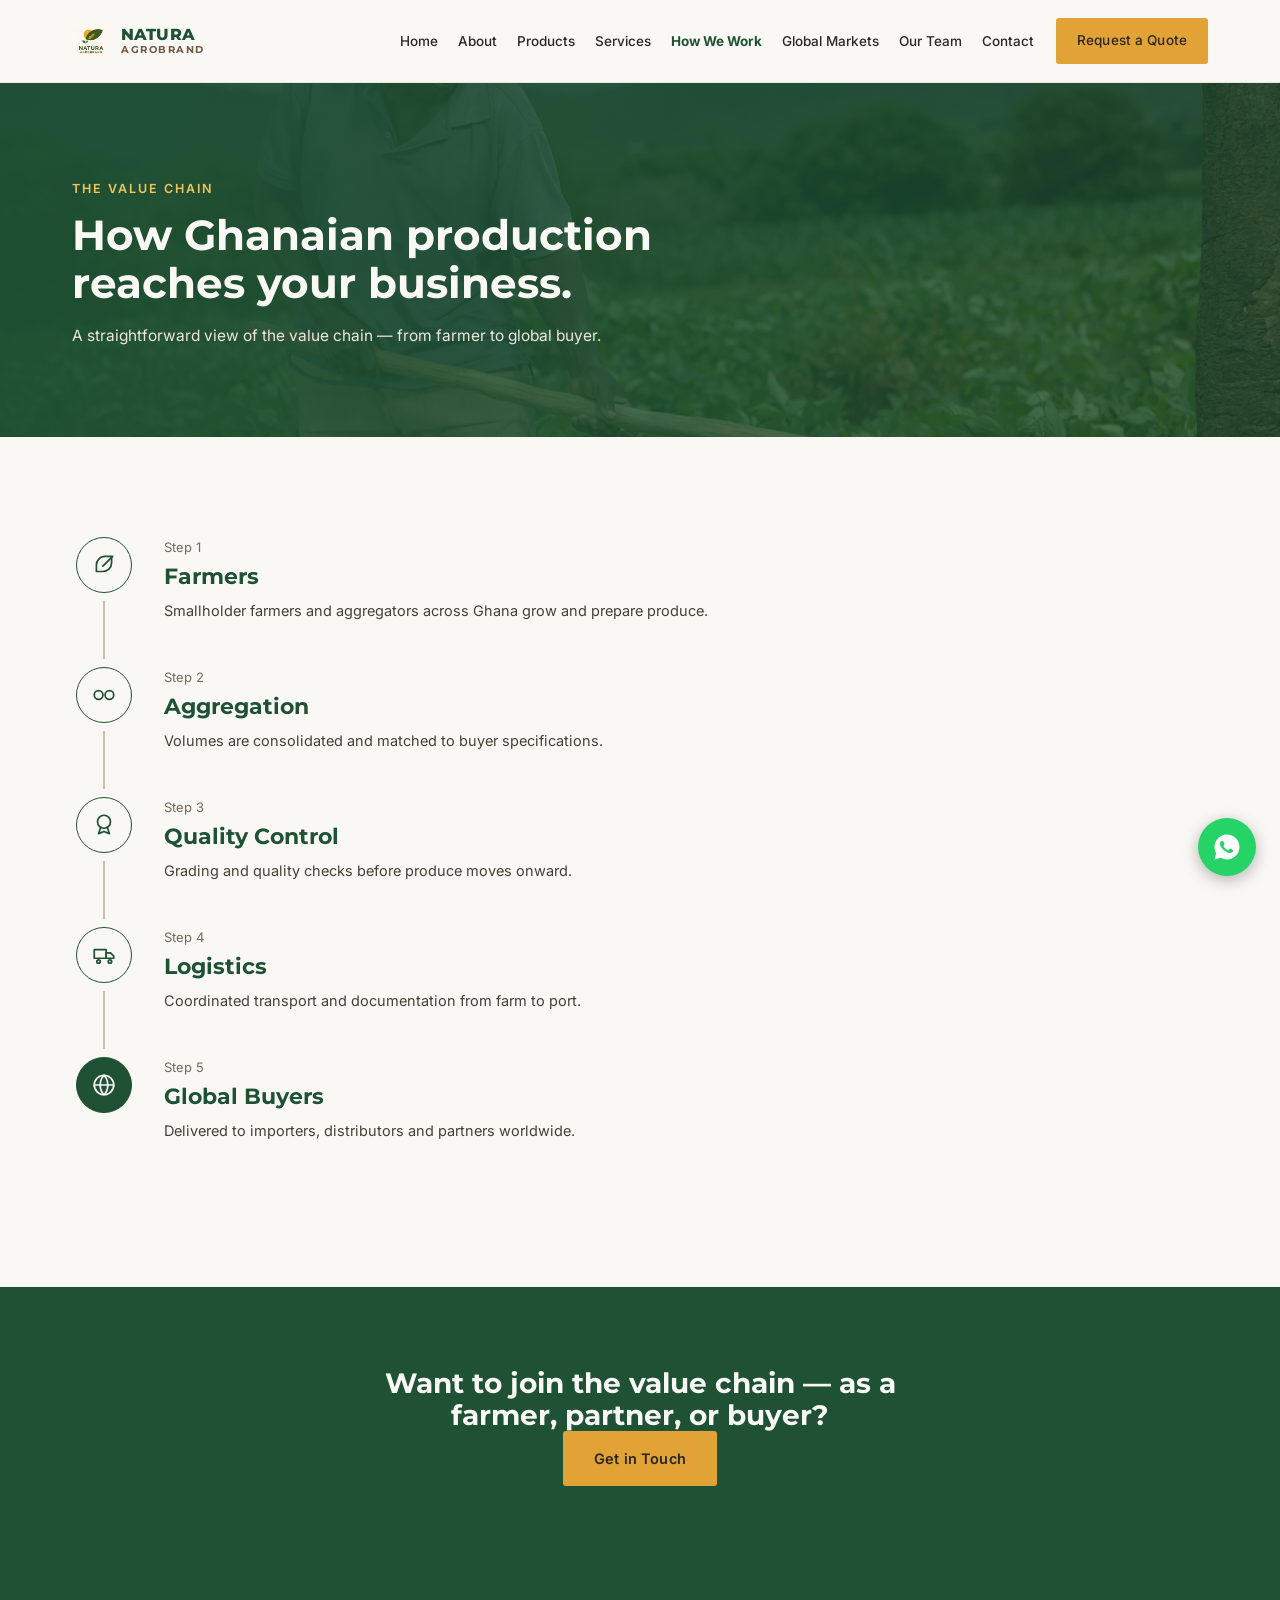
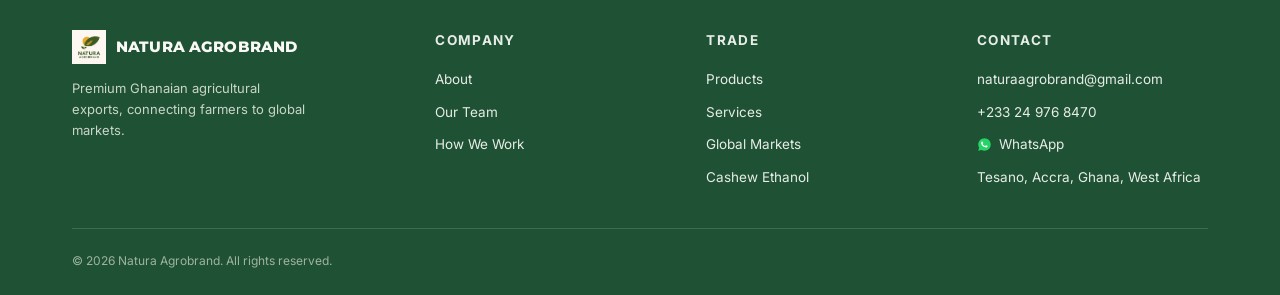
<file: how-we-work.html>
<!doctype html>
<html lang="en">
<head>
  <meta charset="utf-8" />
  <meta name="viewport" content="width=device-width, initial-scale=1, viewport-fit=cover" />
  <link rel="icon" href="favicon.ico" sizes="any" />
  <link rel="icon" type="image/png" sizes="32x32" href="favicon-32.png" />
  <link rel="icon" type="image/png" sizes="16x16" href="favicon-16.png" />
  <link rel="apple-touch-icon" href="apple-touch-icon.png" />
  <link rel="canonical" href="https://www.naturaagrobrand.com/how-we-work" />

  <title>How We Work | Natura Agrobrand</title>
  <meta name="description" content="How Natura Agrobrand connects Ghanaian farmers to international buyers — sourcing, aggregation, quality control, logistics and delivery." />

  <meta property="og:type" content="website" />
  <meta property="og:title" content="How We Work | Natura Agrobrand" />
  <meta property="og:description" content="How Natura Agrobrand connects Ghanaian farmers to international buyers — sourcing, aggregation, quality control, logistics and delivery." />
  <meta property="og:url" content="https://www.naturaagrobrand.com/how-we-work" />
  <meta property="og:site_name" content="Natura Agrobrand" />
  <meta property="og:image" content="https://www.naturaagrobrand.com/images/og-image.jpg" />
  <meta property="og:image:width" content="1200" />
  <meta property="og:image:height" content="630" />
  <meta name="twitter:card" content="summary_large_image" />
  <meta name="twitter:image" content="https://www.naturaagrobrand.com/images/og-image.jpg" />

  <link rel="preconnect" href="https://fonts.googleapis.com" />
  <link rel="preconnect" href="https://fonts.gstatic.com" crossorigin />
  <link href="https://fonts.googleapis.com/css2?family=Montserrat:wght@500;700;800&family=Inter:wght@400;500;600&display=swap" rel="stylesheet" />
  <link rel="stylesheet" href="css/style.css" />
</head>
<body>
  <a href="#main" class="visually-hidden">Skip to content</a>

  <header class="site-nav">
    <div class="wrap nav-inner">
      <a href="/" class="brand" aria-label="Natura Agrobrand — home">
        <img src="images/logo.webp" alt="" width="38" height="38" />
        <span class="brand-text"><span class="brand-name">NATURA</span><span class="brand-sub">AGROBRAND</span></span>
      </a>
      <nav class="desktop-nav" aria-label="Primary">
        <ul>
          <li><a href="/">Home</a></li>
          <li><a href="about.html">About</a></li>
          <li><a href="products.html">Products</a></li>
          <li><a href="services.html">Services</a></li>
          <li><a href="how-we-work.html" aria-current="page">How We Work</a></li>
          <li><a href="global-markets.html">Global Markets</a></li>
          <li><a href="team.html">Our Team</a></li>
          <li><a href="contact.html">Contact</a></li>
        </ul>
        <a href="contact.html" class="btn btn-gold nav-cta">Request a Quote</a>
      </nav>
      <button type="button" class="menu-toggle" aria-expanded="false" aria-controls="mobile-menu" aria-label="Open menu">
        <span class="icon-menu"><svg width="22" height="22" viewBox="0 0 24 24" fill="none" stroke="#1F5134" stroke-width="1.6" stroke-linecap="round"><path d="M4 7h16M4 12h16M4 17h16"/></svg></span>
        <span class="icon-close" hidden><svg width="22" height="22" viewBox="0 0 24 24" fill="none" stroke="#1F5134" stroke-width="1.6" stroke-linecap="round"><path d="M6 6l12 12M18 6L6 18"/></svg></span>
      </button>
    </div>
    <div id="mobile-menu" class="mobile-menu" hidden>
      <ul>
        <li><a href="/">Home</a></li>
        <li><a href="about.html">About</a></li>
        <li><a href="products.html">Products</a></li>
        <li><a href="services.html">Services</a></li>
        <li><a href="how-we-work.html" aria-current="page">How We Work</a></li>
        <li><a href="global-markets.html">Global Markets</a></li>
        <li><a href="team.html">Our Team</a></li>
        <li><a href="contact.html">Contact</a></li>
      </ul>
      <a href="contact.html" class="btn btn-gold mobile-cta">Request a Quote</a>
    </div>
  </header>

  <main id="main">
    <section class="market-hero">
      <img src="images/hero-farmer.webp" alt="A Ghanaian farmer tending crops in the field" class="market-hero-img" />
      <div class="market-hero-scrim" aria-hidden="true"></div>
      <div class="wrap market-hero-content">
        <div class="eyebrow eyebrow-light">The Value Chain</div>
        <h1>How Ghanaian production reaches your business.</h1>
        <p>A straightforward view of the value chain — from farmer to global buyer.</p>
      </div>
    </section>

    <section class="section">
      <div class="wrap">
        <div class="steps">
          <div class="step">
            <div class="step-marker">
              <div class="step-icon"><svg width="26" height="26" viewBox="0 0 24 24" fill="none" stroke="#1F5134" stroke-width="1.6" stroke-linecap="round" stroke-linejoin="round"><path d="M5 12c0-4 3-8 8-8h6v6c0 5-4 8-8 8H5v-6z"/><path d="M11 13 20 4"/></svg></div>
              <div class="step-line" aria-hidden="true"></div>
            </div>
            <div class="step-body">
              <div class="cap">Step 1</div>
              <h2>Farmers</h2>
              <p>Smallholder farmers and aggregators across Ghana grow and prepare produce.</p>
            </div>
          </div>
          <div class="step">
            <div class="step-marker">
              <div class="step-icon"><svg width="26" height="26" viewBox="0 0 24 24" fill="none" stroke="#1F5134" stroke-width="1.6" stroke-linecap="round" stroke-linejoin="round"><rect x="3" y="8" width="8" height="8" rx="4"/><rect x="13" y="8" width="8" height="8" rx="4"/></svg></div>
              <div class="step-line" aria-hidden="true"></div>
            </div>
            <div class="step-body">
              <div class="cap">Step 2</div>
              <h2>Aggregation</h2>
              <p>Volumes are consolidated and matched to buyer specifications.</p>
            </div>
          </div>
          <div class="step">
            <div class="step-marker">
              <div class="step-icon"><svg width="26" height="26" viewBox="0 0 24 24" fill="none" stroke="#1F5134" stroke-width="1.6" stroke-linecap="round" stroke-linejoin="round"><circle cx="12" cy="9" r="6"/><path d="M9 14l-2 6 5-2 5 2-2-6"/></svg></div>
              <div class="step-line" aria-hidden="true"></div>
            </div>
            <div class="step-body">
              <div class="cap">Step 3</div>
              <h2>Quality Control</h2>
              <p>Grading and quality checks before produce moves onward.</p>
            </div>
          </div>
          <div class="step">
            <div class="step-marker">
              <div class="step-icon"><svg width="26" height="26" viewBox="0 0 24 24" fill="none" stroke="#1F5134" stroke-width="1.6" stroke-linecap="round" stroke-linejoin="round"><path d="M3 7h11v8H3z"/><path d="M14 10h4l3 3v2h-7z"/><circle cx="7" cy="18" r="1.6"/><circle cx="17.5" cy="18" r="1.6"/></svg></div>
              <div class="step-line" aria-hidden="true"></div>
            </div>
            <div class="step-body">
              <div class="cap">Step 4</div>
              <h2>Logistics</h2>
              <p>Coordinated transport and documentation from farm to port.</p>
            </div>
          </div>
          <div class="step">
            <div class="step-marker">
              <div class="step-icon last"><svg width="26" height="26" viewBox="0 0 24 24" fill="none" stroke="#FAF8F5" stroke-width="1.6" stroke-linecap="round" stroke-linejoin="round"><circle cx="12" cy="12" r="9"/><path d="M3 12h18M12 3c2.5 2.5 3.5 5.7 3.5 9s-1 6.5-3.5 9c-2.5-2.5-3.5-5.7-3.5-9s1-6.5 3.5-9z"/></svg></div>
            </div>
            <div class="step-body">
              <div class="cap">Step 5</div>
              <h2>Global Buyers</h2>
              <p>Delivered to importers, distributors and partners worldwide.</p>
            </div>
          </div>
        </div>
      </div>
    </section>

    <section class="section-tight section-forest">
      <div class="wrap cta-block">
        <h2>Want to join the value chain — as a farmer, partner, or buyer?</h2>
        <a href="contact.html" class="btn btn-gold">Get in Touch</a>
      </div>
    </section>
  </main>

  <footer class="site-footer">
    <div class="wrap">
      <div class="footer-grid">
        <div class="footer-brand">
          <a href="/" class="brand"><img src="images/logo.webp" alt="" width="34" height="34" /><span class="brand-name">NATURA AGROBRAND</span></a>
          <p>Premium Ghanaian agricultural exports, connecting farmers to global markets.</p>
        </div>
        <div class="footer-col">
          <span class="footer-heading">Company</span>
          <a href="about.html">About</a><a href="team.html">Our Team</a><a href="how-we-work.html">How We Work</a>
        </div>
        <div class="footer-col">
          <span class="footer-heading">Trade</span>
          <a href="products.html">Products</a><a href="services.html">Services</a><a href="global-markets.html">Global Markets</a><a href="cashew-ethanol.html">Cashew Ethanol</a>
        </div>
        <div class="footer-col">
          <span class="footer-heading">Contact</span>
          <a href="mailto:naturaagrobrand@gmail.com">naturaagrobrand@gmail.com</a>
          <a href="tel:+233249768470">+233 24 976 8470</a>
          <a href="https://wa.me/233249768470" target="_blank" rel="noopener" class="footer-whatsapp"><svg width="15" height="15" viewBox="0 0 24 24" fill="none"><path d="M12 2C6.48 2 2 6.48 2 12c0 1.85.5 3.58 1.35 5.08L2 22l5.08-1.33A9.94 9.94 0 0 0 12 22c5.52 0 10-4.48 10-10S17.52 2 12 2z" fill="#25D366"/><path d="M9.1 7.6c-.2-.45-.4-.46-.6-.47h-.5c-.18 0-.46.07-.7.34-.24.27-.9.88-.9 2.15 0 1.27.92 2.5 1.05 2.67.13.18 1.8 2.86 4.42 3.9 2.18.87 2.62.7 3.1.65.47-.04 1.5-.62 1.72-1.21.21-.6.21-1.11.15-1.21-.06-.1-.24-.17-.5-.3-.26-.13-1.5-.74-1.74-.83-.23-.08-.4-.13-.57.13-.17.26-.65.83-.8 1-.15.17-.3.19-.55.06-.26-.13-1.08-.4-2.06-1.27-.76-.68-1.28-1.51-1.43-1.77-.15-.26-.02-.4.11-.53.12-.12.26-.3.4-.45.13-.15.17-.26.26-.43.09-.17.04-.32-.02-.45-.06-.13-.55-1.36-.78-1.86z" fill="#fff"/></svg> WhatsApp</a>
          <a href="https://maps.app.goo.gl/MVWymFF8S7aJwG5dA" target="_blank" rel="noopener">Tesano, Accra, Ghana, West Africa</a>
        </div>
      </div>
      <div class="footer-bottom"><span>&copy; 2026 Natura Agrobrand. All rights reserved.</span></div>
    </div>
  </footer>

  <a href="https://wa.me/233249768470" class="whatsapp-float" target="_blank" rel="noopener" aria-label="Chat with Natura Agrobrand on WhatsApp">
    <svg width="30" height="30" viewBox="0 0 24 24" fill="#fff" fill-rule="evenodd">
      <path d="M12 2C6.48 2 2 6.48 2 12c0 1.85.5 3.58 1.35 5.08L2 22l5.08-1.33A9.94 9.94 0 0 0 12 22c5.52 0 10-4.48 10-10S17.52 2 12 2z M9.1 7.6c-.2-.45-.4-.46-.6-.47h-.5c-.18 0-.46.07-.7.34-.24.27-.9.88-.9 2.15 0 1.27.92 2.5 1.05 2.67.13.18 1.8 2.86 4.42 3.9 2.18.87 2.62.7 3.1.65.47-.04 1.5-.62 1.72-1.21.21-.6.21-1.11.15-1.21-.06-.1-.24-.17-.5-.3-.26-.13-1.5-.74-1.74-.83-.23-.08-.4-.13-.57.13-.17.26-.65.83-.8 1-.15.17-.3.19-.55.06-.26-.13-1.08-.4-2.06-1.27-.76-.68-1.28-1.51-1.43-1.77-.15-.26-.02-.4.11-.53.12-.12.26-.3.4-.45.13-.15.17-.26.26-.43.09-.17.04-.32-.02-.45-.06-.13-.55-1.36-.78-1.86z"/>
    </svg>
  </a>

  <script src="js/main.js"></script>
</body>
</html>
</file>
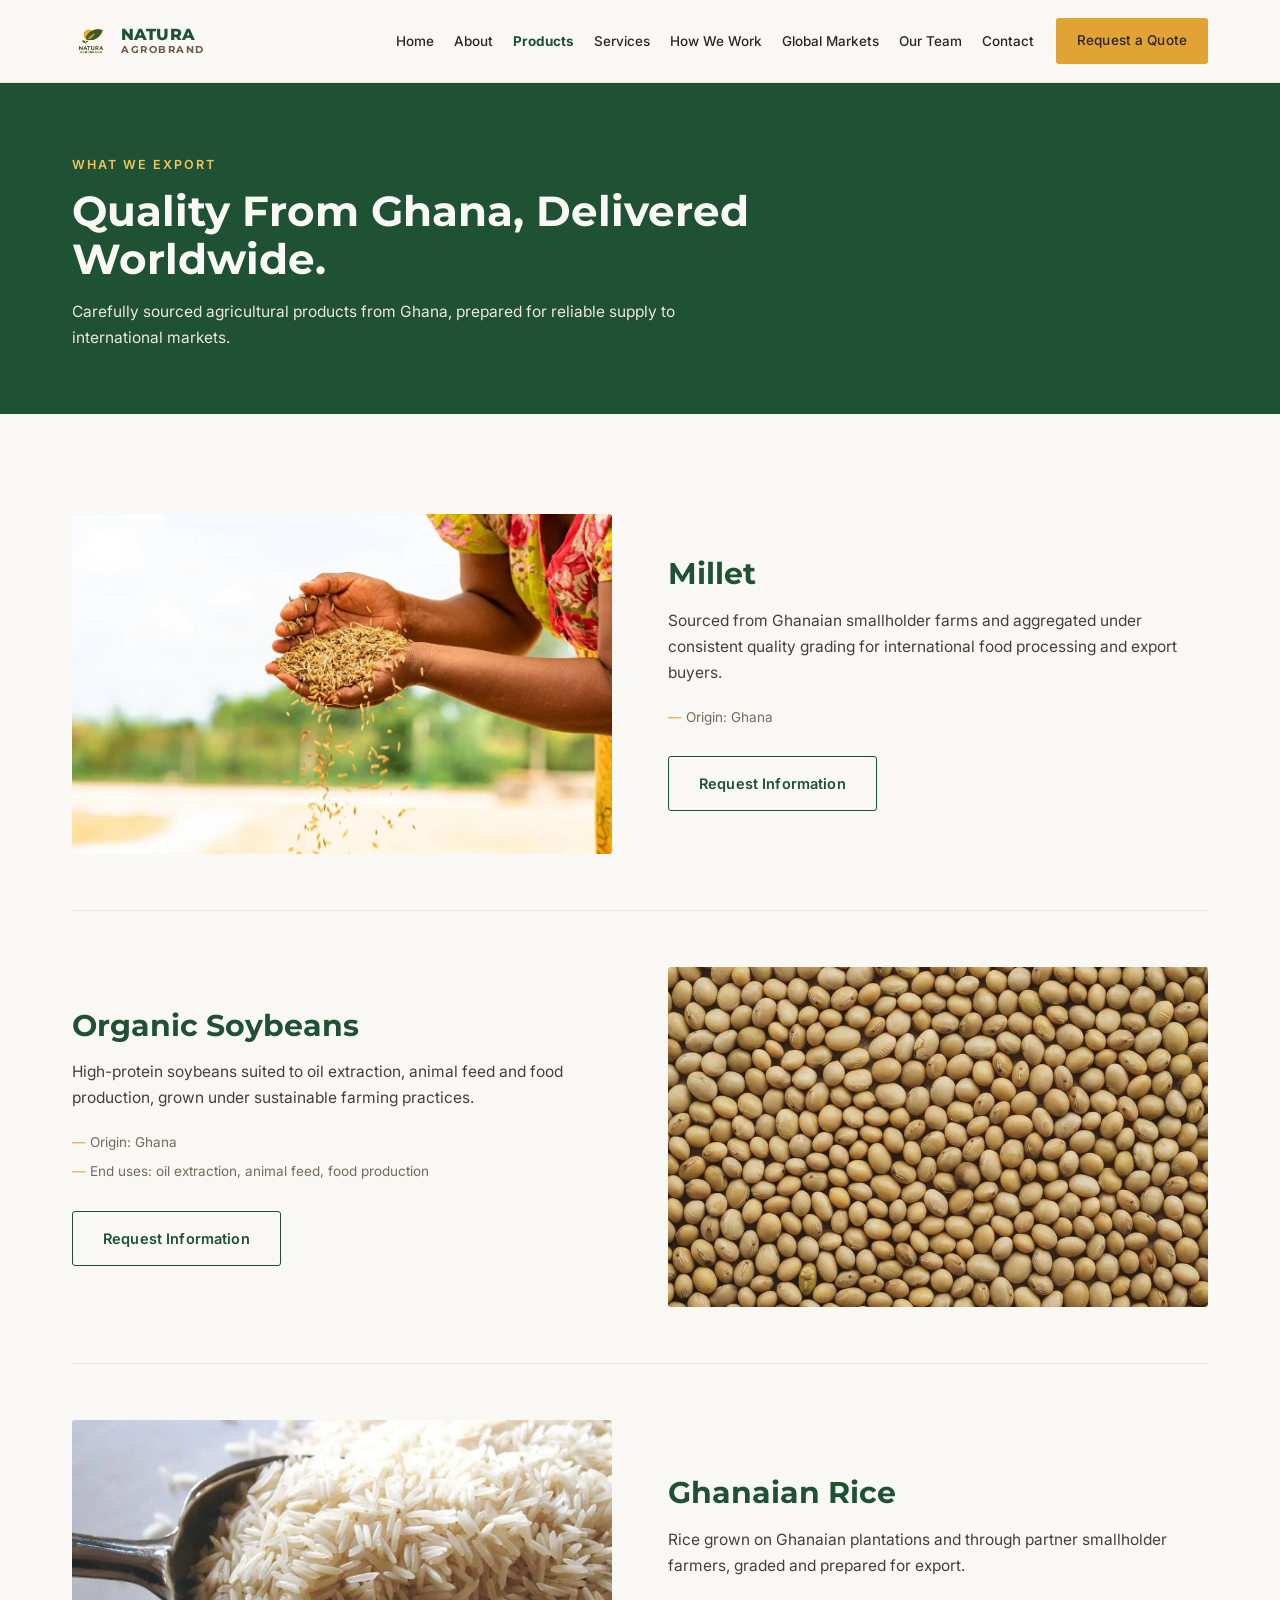
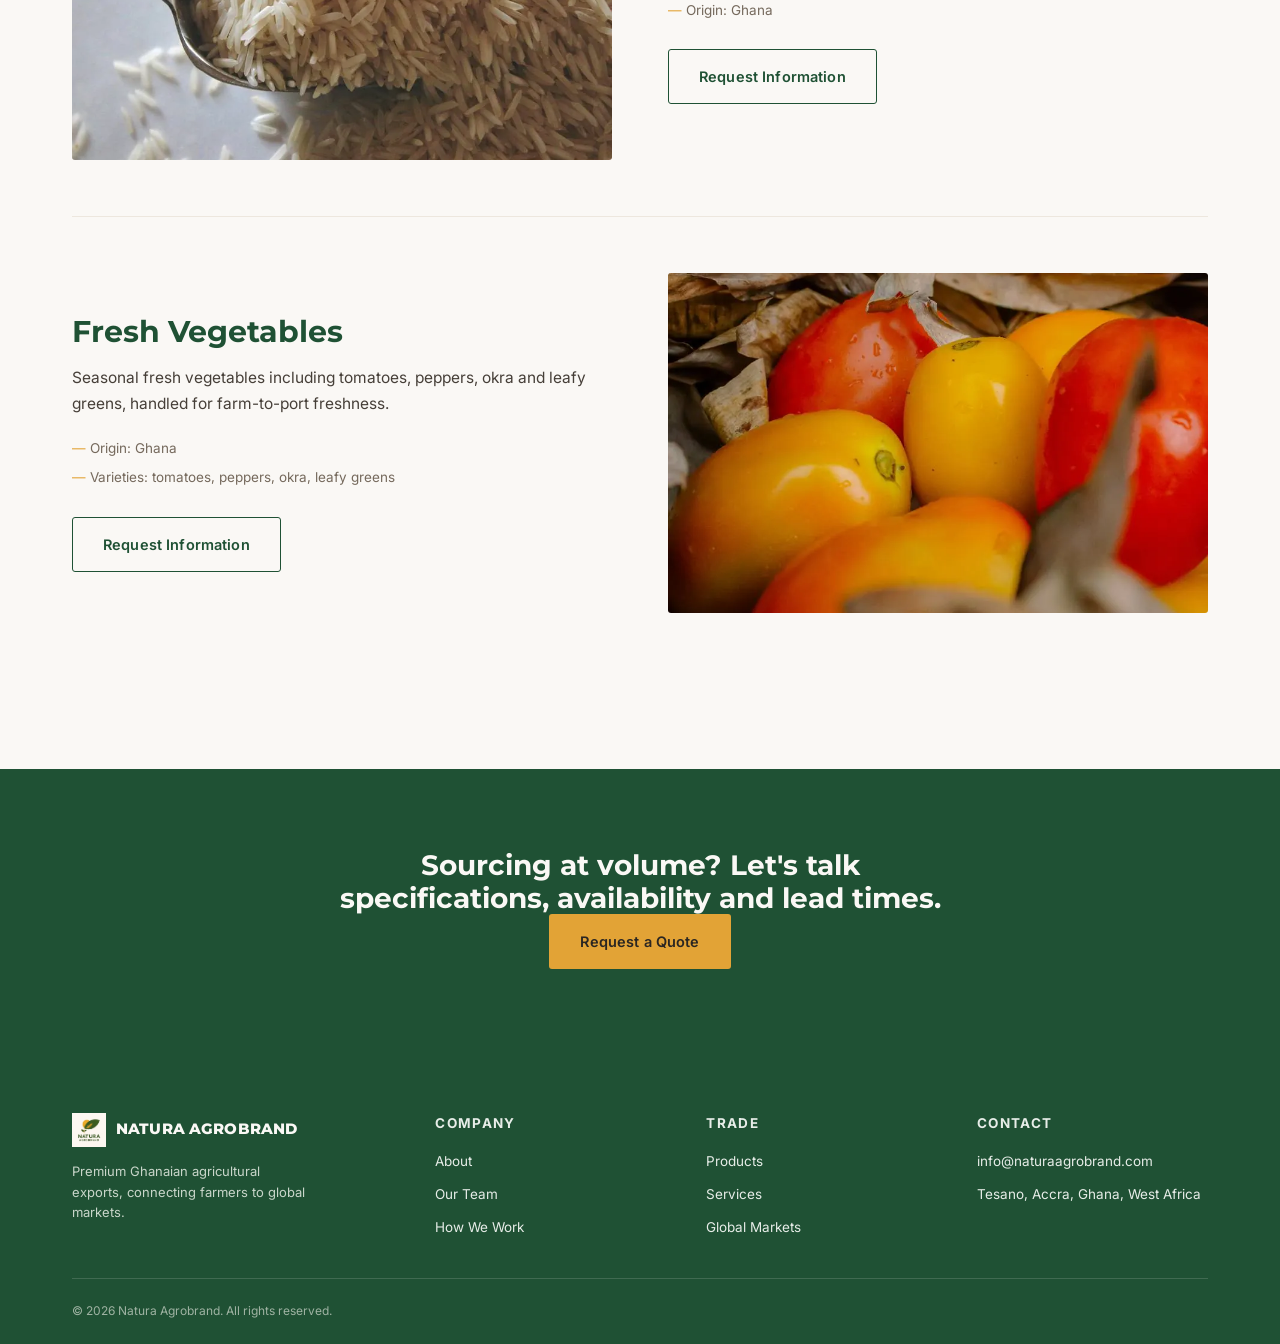
<file: products.html>
<!doctype html>
<html lang="en">
<head>
  <meta charset="utf-8" />
  <meta name="viewport" content="width=device-width, initial-scale=1, viewport-fit=cover" />
  <link rel="icon" href="favicon.ico" sizes="any" />
  <link rel="icon" type="image/png" sizes="32x32" href="favicon-32.png" />
  <link rel="icon" type="image/png" sizes="16x16" href="favicon-16.png" />
  <link rel="apple-touch-icon" href="apple-touch-icon.png" />
  <link rel="canonical" href="https://www.naturaagrobrand.com/products" />

  <title>Products | Natura Agrobrand</title>
  <meta name="description" content="Natura Agrobrand's agricultural export catalogue: millet, organic soybeans, Ghanaian rice and fresh vegetables — sourced from Ghana for international buyers." />

  <meta property="og:type" content="website" />
  <meta property="og:title" content="Products | Natura Agrobrand" />
  <meta property="og:description" content="Natura Agrobrand's agricultural export catalogue: millet, organic soybeans, Ghanaian rice and fresh vegetables — sourced from Ghana for international buyers." />
  <meta property="og:url" content="https://www.naturaagrobrand.com/products" />
  <meta property="og:site_name" content="Natura Agrobrand" />
  <meta property="og:image" content="https://www.naturaagrobrand.com/images/og-image.jpg" />
  <meta property="og:image:width" content="1200" />
  <meta property="og:image:height" content="630" />
  <meta name="twitter:card" content="summary_large_image" />
  <meta name="twitter:image" content="https://www.naturaagrobrand.com/images/og-image.jpg" />

  <link rel="preconnect" href="https://fonts.googleapis.com" />
  <link rel="preconnect" href="https://fonts.gstatic.com" crossorigin />
  <link href="https://fonts.googleapis.com/css2?family=Montserrat:wght@500;700;800&family=Inter:wght@400;500;600&display=swap" rel="stylesheet" />
  <link rel="stylesheet" href="css/style.css" />
</head>
<body>
  <a href="#main" class="visually-hidden">Skip to content</a>

  <header class="site-nav">
    <div class="wrap nav-inner">
      <a href="/" class="brand" aria-label="Natura Agrobrand — home">
        <img src="images/logo.webp" alt="" width="38" height="38" />
        <span class="brand-text"><span class="brand-name">NATURA</span><span class="brand-sub">AGROBRAND</span></span>
      </a>
      <nav class="desktop-nav" aria-label="Primary">
        <ul>
          <li><a href="/">Home</a></li>
          <li><a href="about.html">About</a></li>
          <li><a href="products.html" aria-current="page">Products</a></li>
          <li><a href="services.html">Services</a></li>
          <li><a href="how-we-work.html">How We Work</a></li>
          <li><a href="global-markets.html">Global Markets</a></li>
          <li><a href="team.html">Our Team</a></li>
          <li><a href="contact.html">Contact</a></li>
        </ul>
        <a href="contact.html" class="btn btn-gold nav-cta">Request a Quote</a>
      </nav>
      <button type="button" class="menu-toggle" aria-expanded="false" aria-controls="mobile-menu" aria-label="Open menu">
        <span class="icon-menu"><svg width="22" height="22" viewBox="0 0 24 24" fill="none" stroke="#1F5134" stroke-width="1.6" stroke-linecap="round"><path d="M4 7h16M4 12h16M4 17h16"/></svg></span>
        <span class="icon-close" hidden><svg width="22" height="22" viewBox="0 0 24 24" fill="none" stroke="#1F5134" stroke-width="1.6" stroke-linecap="round"><path d="M6 6l12 12M18 6L6 18"/></svg></span>
      </button>
    </div>
    <div id="mobile-menu" class="mobile-menu" hidden>
      <ul>
        <li><a href="/">Home</a></li>
        <li><a href="about.html">About</a></li>
        <li><a href="products.html" aria-current="page">Products</a></li>
        <li><a href="services.html">Services</a></li>
        <li><a href="how-we-work.html">How We Work</a></li>
        <li><a href="global-markets.html">Global Markets</a></li>
        <li><a href="team.html">Our Team</a></li>
        <li><a href="contact.html">Contact</a></li>
      </ul>
      <a href="contact.html" class="btn btn-gold mobile-cta">Request a Quote</a>
    </div>
  </header>

  <main id="main">
    <section class="page-hero">
      <div class="wrap">
        <div class="eyebrow eyebrow-light">What We Export</div>
        <h1>Quality From Ghana, Delivered Worldwide.</h1>
        <p>Carefully sourced agricultural products from Ghana, prepared for reliable supply to international markets.</p>
      </div>
    </section>

    <section class="section">
      <div class="wrap">

        <div class="product-row" id="millet">
          <div class="product-media">
            <img src="images/rice-winnowing.webp" alt="Traditional grain winnowing after harvest" width="1200" height="816" loading="lazy" />
          </div>
          <div class="product-info">
            <h2>Millet</h2>
            <p class="product-desc">Sourced from Ghanaian smallholder farms and aggregated under consistent quality grading for international food processing and export buyers.</p>
            <ul class="product-details">
              <li>Origin: Ghana</li>
            </ul>
            <a href="contact.html" class="btn btn-outline-dark">Request Information</a>
          </div>
        </div>

        <div class="product-row reverse" id="soybeans">
          <div class="product-media">
            <img src="images/soybeans.webp" alt="Organic soybeans — Natura Agrobrand" width="900" height="1350" loading="lazy" />
          </div>
          <div class="product-info">
            <h2>Organic Soybeans</h2>
            <p class="product-desc">High-protein soybeans suited to oil extraction, animal feed and food production, grown under sustainable farming practices.</p>
            <ul class="product-details">
              <li>Origin: Ghana</li>
              <li>End uses: oil extraction, animal feed, food production</li>
            </ul>
            <a href="contact.html" class="btn btn-outline-dark">Request Information</a>
          </div>
        </div>

        <div class="product-row" id="rice">
          <div class="product-media">
            <img src="images/rice.webp" alt="Ghanaian rice — Natura Agrobrand" width="900" height="600" loading="lazy" />
          </div>
          <div class="product-info">
            <h2>Ghanaian Rice</h2>
            <p class="product-desc">Rice grown on Ghanaian plantations and through partner smallholder farmers, graded and prepared for export.</p>
            <ul class="product-details">
              <li>Origin: Ghana</li>
            </ul>
            <a href="contact.html" class="btn btn-outline-dark">Request Information</a>
          </div>
        </div>

        <div class="product-row reverse" id="vegetables">
          <div class="product-media">
            <img src="images/vegetables.webp" alt="Fresh vegetables — Natura Agrobrand" width="900" height="1350" loading="lazy" />
          </div>
          <div class="product-info">
            <h2>Fresh Vegetables</h2>
            <p class="product-desc">Seasonal fresh vegetables including tomatoes, peppers, okra and leafy greens, handled for farm-to-port freshness.</p>
            <ul class="product-details">
              <li>Origin: Ghana</li>
              <li>Varieties: tomatoes, peppers, okra, leafy greens</li>
            </ul>
            <a href="contact.html" class="btn btn-outline-dark">Request Information</a>
          </div>
        </div>

      </div>
    </section>

    <section class="section-tight section-forest">
      <div class="wrap cta-block">
        <h2>Sourcing at volume? Let's talk specifications, availability and lead times.</h2>
        <a href="contact.html" class="btn btn-gold">Request a Quote</a>
      </div>
    </section>
  </main>

  <footer class="site-footer">
    <div class="wrap">
      <div class="footer-grid">
        <div class="footer-brand">
          <a href="/" class="brand"><img src="images/logo.webp" alt="" width="34" height="34" /><span class="brand-name">NATURA AGROBRAND</span></a>
          <p>Premium Ghanaian agricultural exports, connecting farmers to global markets.</p>
        </div>
        <div class="footer-col">
          <span class="footer-heading">Company</span>
          <a href="about.html">About</a><a href="team.html">Our Team</a><a href="how-we-work.html">How We Work</a>
        </div>
        <div class="footer-col">
          <span class="footer-heading">Trade</span>
          <a href="products.html">Products</a><a href="services.html">Services</a><a href="global-markets.html">Global Markets</a>
        </div>
        <div class="footer-col">
          <span class="footer-heading">Contact</span>
          <a href="mailto:info@naturaagrobrand.com">info@naturaagrobrand.com</a>
          <a href="https://maps.app.goo.gl/MVWymFF8S7aJwG5dA" target="_blank" rel="noopener">Tesano, Accra, Ghana, West Africa</a>
        </div>
      </div>
      <div class="footer-bottom"><span>&copy; 2026 Natura Agrobrand. All rights reserved.</span></div>
    </div>
  </footer>

  <script src="js/main.js"></script>
</body>
</html>
</file>
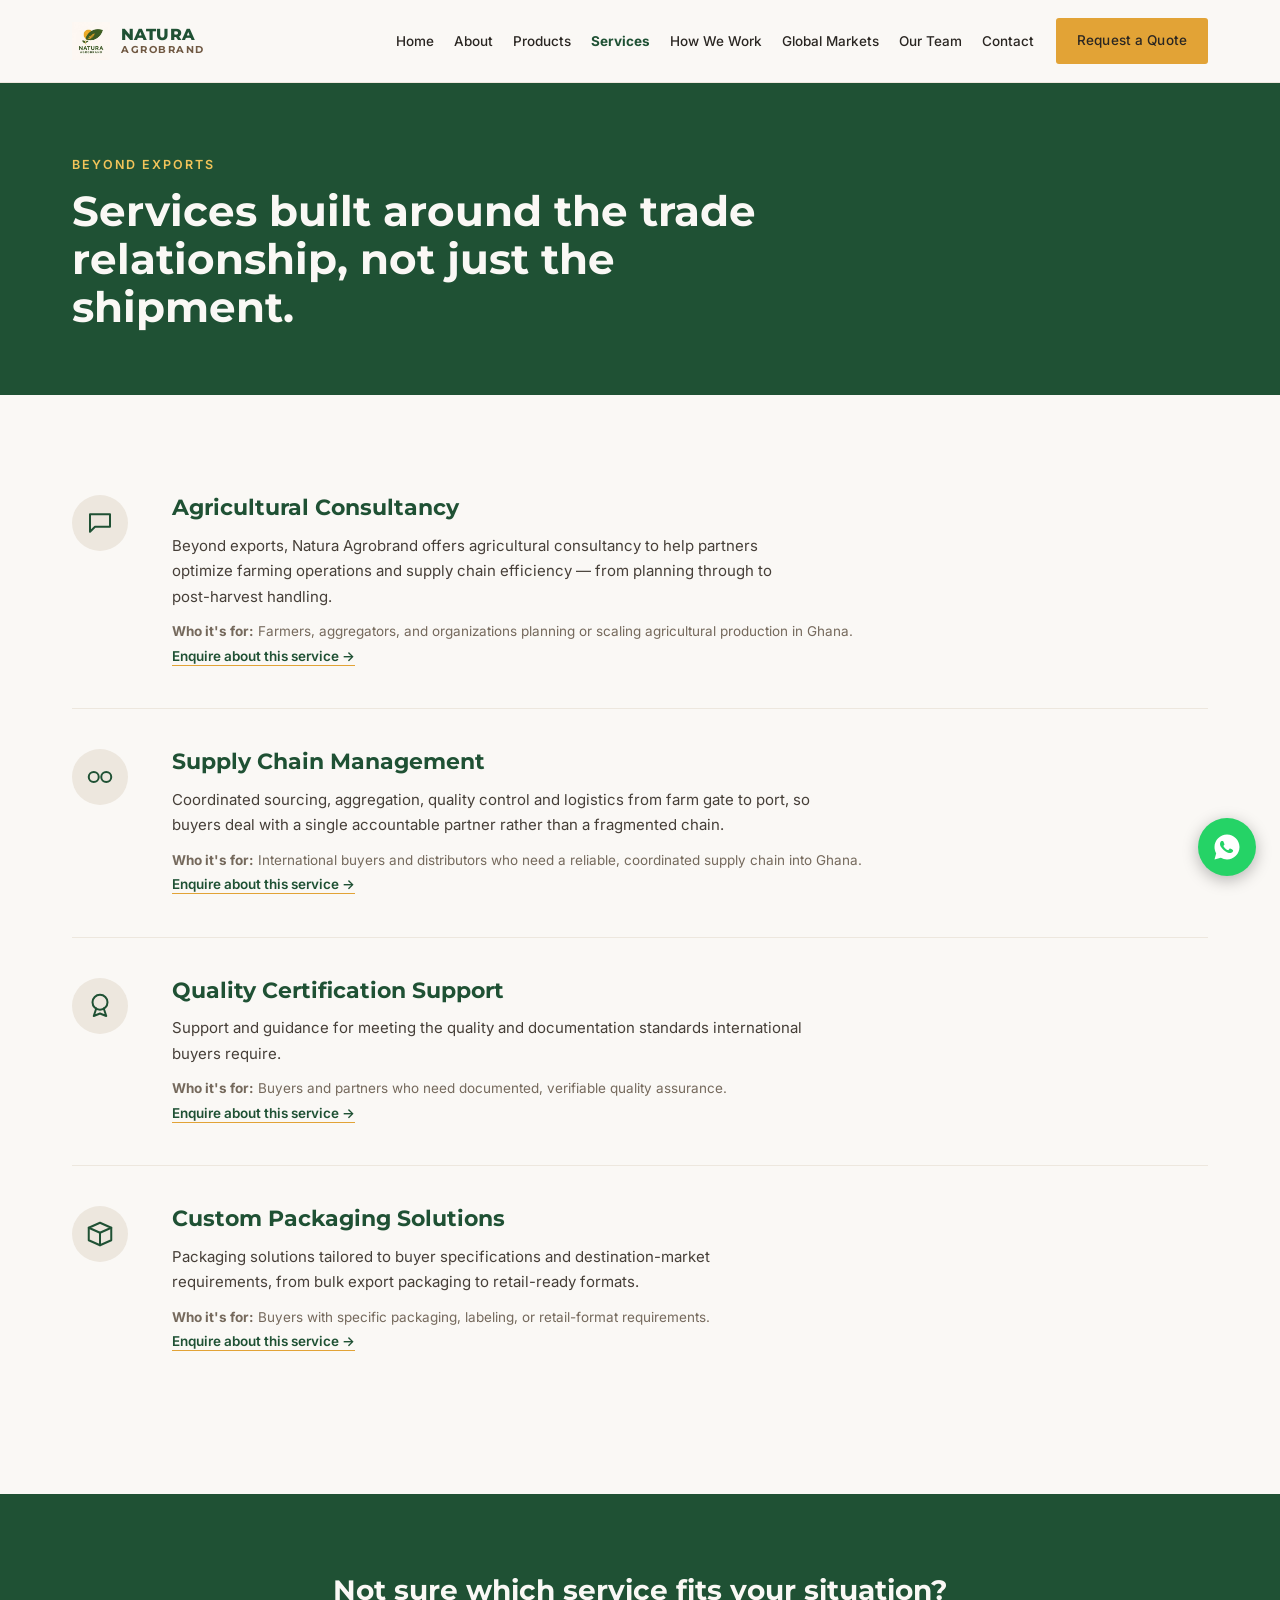
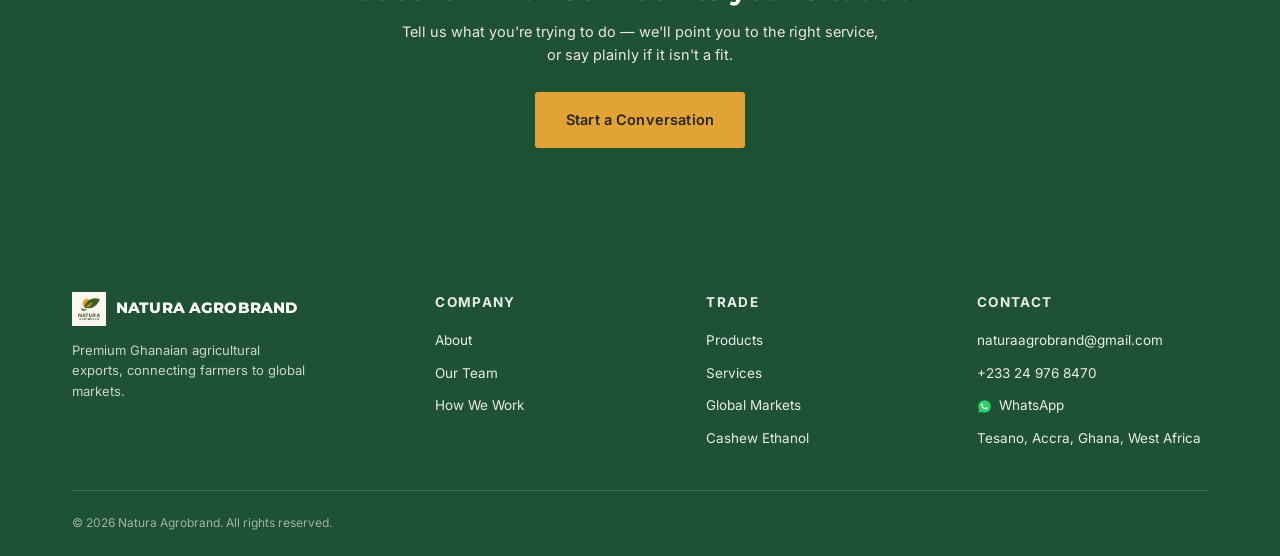
<file: services.html>
<!doctype html>
<html lang="en">
<head>
  <meta charset="utf-8" />
  <meta name="viewport" content="width=device-width, initial-scale=1, viewport-fit=cover" />
  <link rel="icon" href="favicon.ico" sizes="any" />
  <link rel="icon" type="image/png" sizes="32x32" href="favicon-32.png" />
  <link rel="icon" type="image/png" sizes="16x16" href="favicon-16.png" />
  <link rel="apple-touch-icon" href="apple-touch-icon.png" />
  <link rel="canonical" href="https://www.naturaagrobrand.com/services" />

  <title>Services | Natura Agrobrand</title>
  <meta name="description" content="Agricultural consultancy, supply chain management, quality certification support and custom packaging solutions from Natura Agrobrand." />

  <meta property="og:type" content="website" />
  <meta property="og:title" content="Services | Natura Agrobrand" />
  <meta property="og:description" content="Agricultural consultancy, supply chain management, quality certification support and custom packaging solutions from Natura Agrobrand." />
  <meta property="og:url" content="https://www.naturaagrobrand.com/services" />
  <meta property="og:site_name" content="Natura Agrobrand" />
  <meta property="og:image" content="https://www.naturaagrobrand.com/images/og-image.jpg" />
  <meta property="og:image:width" content="1200" />
  <meta property="og:image:height" content="630" />
  <meta name="twitter:card" content="summary_large_image" />
  <meta name="twitter:image" content="https://www.naturaagrobrand.com/images/og-image.jpg" />

  <link rel="preconnect" href="https://fonts.googleapis.com" />
  <link rel="preconnect" href="https://fonts.gstatic.com" crossorigin />
  <link href="https://fonts.googleapis.com/css2?family=Montserrat:wght@500;700;800&family=Inter:wght@400;500;600&display=swap" rel="stylesheet" />
  <link rel="stylesheet" href="css/style.css" />
</head>
<body>
  <a href="#main" class="visually-hidden">Skip to content</a>

  <header class="site-nav">
    <div class="wrap nav-inner">
      <a href="/" class="brand" aria-label="Natura Agrobrand — home">
        <img src="images/logo.webp" alt="" width="38" height="38" />
        <span class="brand-text"><span class="brand-name">NATURA</span><span class="brand-sub">AGROBRAND</span></span>
      </a>
      <nav class="desktop-nav" aria-label="Primary">
        <ul>
          <li><a href="/">Home</a></li>
          <li><a href="about.html">About</a></li>
          <li><a href="products.html">Products</a></li>
          <li><a href="services.html" aria-current="page">Services</a></li>
          <li><a href="how-we-work.html">How We Work</a></li>
          <li><a href="global-markets.html">Global Markets</a></li>
          <li><a href="team.html">Our Team</a></li>
          <li><a href="contact.html">Contact</a></li>
        </ul>
        <a href="contact.html" class="btn btn-gold nav-cta">Request a Quote</a>
      </nav>
      <button type="button" class="menu-toggle" aria-expanded="false" aria-controls="mobile-menu" aria-label="Open menu">
        <span class="icon-menu"><svg width="22" height="22" viewBox="0 0 24 24" fill="none" stroke="#1F5134" stroke-width="1.6" stroke-linecap="round"><path d="M4 7h16M4 12h16M4 17h16"/></svg></span>
        <span class="icon-close" hidden><svg width="22" height="22" viewBox="0 0 24 24" fill="none" stroke="#1F5134" stroke-width="1.6" stroke-linecap="round"><path d="M6 6l12 12M18 6L6 18"/></svg></span>
      </button>
    </div>
    <div id="mobile-menu" class="mobile-menu" hidden>
      <ul>
        <li><a href="/">Home</a></li>
        <li><a href="about.html">About</a></li>
        <li><a href="products.html">Products</a></li>
        <li><a href="services.html" aria-current="page">Services</a></li>
        <li><a href="how-we-work.html">How We Work</a></li>
        <li><a href="global-markets.html">Global Markets</a></li>
        <li><a href="team.html">Our Team</a></li>
        <li><a href="contact.html">Contact</a></li>
      </ul>
      <a href="contact.html" class="btn btn-gold mobile-cta">Request a Quote</a>
    </div>
  </header>

  <main id="main">
    <section class="page-hero">
      <div class="wrap">
        <div class="eyebrow eyebrow-light">Beyond Exports</div>
        <h1>Services built around the trade relationship, not just the shipment.</h1>
      </div>
    </section>

    <section class="section">
      <div class="wrap services-list">

        <div class="service-row" id="agricultural-consultancy">
          <div class="service-icon"><svg width="30" height="30" viewBox="0 0 24 24" fill="none" stroke="#1F5134" stroke-width="1.6" stroke-linecap="round" stroke-linejoin="round"><path d="M4 5h16v10H8l-4 4V5z"/></svg></div>
          <div class="service-content">
            <h2>Agricultural Consultancy</h2>
            <p class="service-desc">Beyond exports, Natura Agrobrand offers agricultural consultancy to help partners optimize farming operations and supply chain efficiency — from planning through to post-harvest handling.</p>
            <p class="service-who"><strong>Who it's for:</strong> Farmers, aggregators, and organizations planning or scaling agricultural production in Ghana.</p>
            <a href="contact.html" class="btn-ghost">Enquire about this service →</a>
          </div>
        </div>

        <div class="service-row" id="supply-chain-management">
          <div class="service-icon"><svg width="30" height="30" viewBox="0 0 24 24" fill="none" stroke="#1F5134" stroke-width="1.6" stroke-linecap="round" stroke-linejoin="round"><rect x="3" y="8" width="8" height="8" rx="4"/><rect x="13" y="8" width="8" height="8" rx="4"/></svg></div>
          <div class="service-content">
            <h2>Supply Chain Management</h2>
            <p class="service-desc">Coordinated sourcing, aggregation, quality control and logistics from farm gate to port, so buyers deal with a single accountable partner rather than a fragmented chain.</p>
            <p class="service-who"><strong>Who it's for:</strong> International buyers and distributors who need a reliable, coordinated supply chain into Ghana.</p>
            <a href="contact.html" class="btn-ghost">Enquire about this service →</a>
          </div>
        </div>

        <div class="service-row" id="quality-certification-support">
          <div class="service-icon"><svg width="30" height="30" viewBox="0 0 24 24" fill="none" stroke="#1F5134" stroke-width="1.6" stroke-linecap="round" stroke-linejoin="round"><circle cx="12" cy="9" r="6"/><path d="M9 14l-2 6 5-2 5 2-2-6"/></svg></div>
          <div class="service-content">
            <h2>Quality Certification Support</h2>
            <p class="service-desc">Support and guidance for meeting the quality and documentation standards international buyers require.</p>
            <p class="service-who"><strong>Who it's for:</strong> Buyers and partners who need documented, verifiable quality assurance.</p>
            <a href="contact.html" class="btn-ghost">Enquire about this service →</a>
          </div>
        </div>

        <div class="service-row" id="custom-packaging-solutions">
          <div class="service-icon"><svg width="30" height="30" viewBox="0 0 24 24" fill="none" stroke="#1F5134" stroke-width="1.6" stroke-linecap="round" stroke-linejoin="round"><path d="M3 7l9-4 9 4-9 4-9-4z"/><path d="M3 7v10l9 4 9-4V7"/><path d="M12 11v10"/></svg></div>
          <div class="service-content">
            <h2>Custom Packaging Solutions</h2>
            <p class="service-desc">Packaging solutions tailored to buyer specifications and destination-market requirements, from bulk export packaging to retail-ready formats.</p>
            <p class="service-who"><strong>Who it's for:</strong> Buyers with specific packaging, labeling, or retail-format requirements.</p>
            <a href="contact.html" class="btn-ghost">Enquire about this service →</a>
          </div>
        </div>

      </div>
    </section>

    <section class="section-tight section-forest">
      <div class="wrap cta-block">
        <h2>Not sure which service fits your situation?</h2>
        <p>Tell us what you're trying to do — we'll point you to the right service, or say plainly if it isn't a fit.</p>
        <a href="contact.html" class="btn btn-gold">Start a Conversation</a>
      </div>
    </section>
  </main>

  <footer class="site-footer">
    <div class="wrap">
      <div class="footer-grid">
        <div class="footer-brand">
          <a href="/" class="brand"><img src="images/logo.webp" alt="" width="34" height="34" /><span class="brand-name">NATURA AGROBRAND</span></a>
          <p>Premium Ghanaian agricultural exports, connecting farmers to global markets.</p>
        </div>
        <div class="footer-col">
          <span class="footer-heading">Company</span>
          <a href="about.html">About</a><a href="team.html">Our Team</a><a href="how-we-work.html">How We Work</a>
        </div>
        <div class="footer-col">
          <span class="footer-heading">Trade</span>
          <a href="products.html">Products</a><a href="services.html">Services</a><a href="global-markets.html">Global Markets</a><a href="cashew-ethanol.html">Cashew Ethanol</a>
        </div>
        <div class="footer-col">
          <span class="footer-heading">Contact</span>
          <a href="mailto:naturaagrobrand@gmail.com">naturaagrobrand@gmail.com</a>
          <a href="tel:+233249768470">+233 24 976 8470</a>
          <a href="https://wa.me/233249768470" target="_blank" rel="noopener" class="footer-whatsapp"><svg width="15" height="15" viewBox="0 0 24 24" fill="none"><path d="M12 2C6.48 2 2 6.48 2 12c0 1.85.5 3.58 1.35 5.08L2 22l5.08-1.33A9.94 9.94 0 0 0 12 22c5.52 0 10-4.48 10-10S17.52 2 12 2z" fill="#25D366"/><path d="M9.1 7.6c-.2-.45-.4-.46-.6-.47h-.5c-.18 0-.46.07-.7.34-.24.27-.9.88-.9 2.15 0 1.27.92 2.5 1.05 2.67.13.18 1.8 2.86 4.42 3.9 2.18.87 2.62.7 3.1.65.47-.04 1.5-.62 1.72-1.21.21-.6.21-1.11.15-1.21-.06-.1-.24-.17-.5-.3-.26-.13-1.5-.74-1.74-.83-.23-.08-.4-.13-.57.13-.17.26-.65.83-.8 1-.15.17-.3.19-.55.06-.26-.13-1.08-.4-2.06-1.27-.76-.68-1.28-1.51-1.43-1.77-.15-.26-.02-.4.11-.53.12-.12.26-.3.4-.45.13-.15.17-.26.26-.43.09-.17.04-.32-.02-.45-.06-.13-.55-1.36-.78-1.86z" fill="#fff"/></svg> WhatsApp</a>
          <a href="https://maps.app.goo.gl/MVWymFF8S7aJwG5dA" target="_blank" rel="noopener">Tesano, Accra, Ghana, West Africa</a>
        </div>
      </div>
      <div class="footer-bottom"><span>&copy; 2026 Natura Agrobrand. All rights reserved.</span></div>
    </div>
  </footer>

  <a href="https://wa.me/233249768470" class="whatsapp-float" target="_blank" rel="noopener" aria-label="Chat with Natura Agrobrand on WhatsApp">
    <svg width="30" height="30" viewBox="0 0 24 24" fill="#fff" fill-rule="evenodd">
      <path d="M12 2C6.48 2 2 6.48 2 12c0 1.85.5 3.58 1.35 5.08L2 22l5.08-1.33A9.94 9.94 0 0 0 12 22c5.52 0 10-4.48 10-10S17.52 2 12 2z M9.1 7.6c-.2-.45-.4-.46-.6-.47h-.5c-.18 0-.46.07-.7.34-.24.27-.9.88-.9 2.15 0 1.27.92 2.5 1.05 2.67.13.18 1.8 2.86 4.42 3.9 2.18.87 2.62.7 3.1.65.47-.04 1.5-.62 1.72-1.21.21-.6.21-1.11.15-1.21-.06-.1-.24-.17-.5-.3-.26-.13-1.5-.74-1.74-.83-.23-.08-.4-.13-.57.13-.17.26-.65.83-.8 1-.15.17-.3.19-.55.06-.26-.13-1.08-.4-2.06-1.27-.76-.68-1.28-1.51-1.43-1.77-.15-.26-.02-.4.11-.53.12-.12.26-.3.4-.45.13-.15.17-.26.26-.43.09-.17.04-.32-.02-.45-.06-.13-.55-1.36-.78-1.86z"/>
    </svg>
  </a>

  <script src="js/main.js"></script>
</body>
</html>
</file>
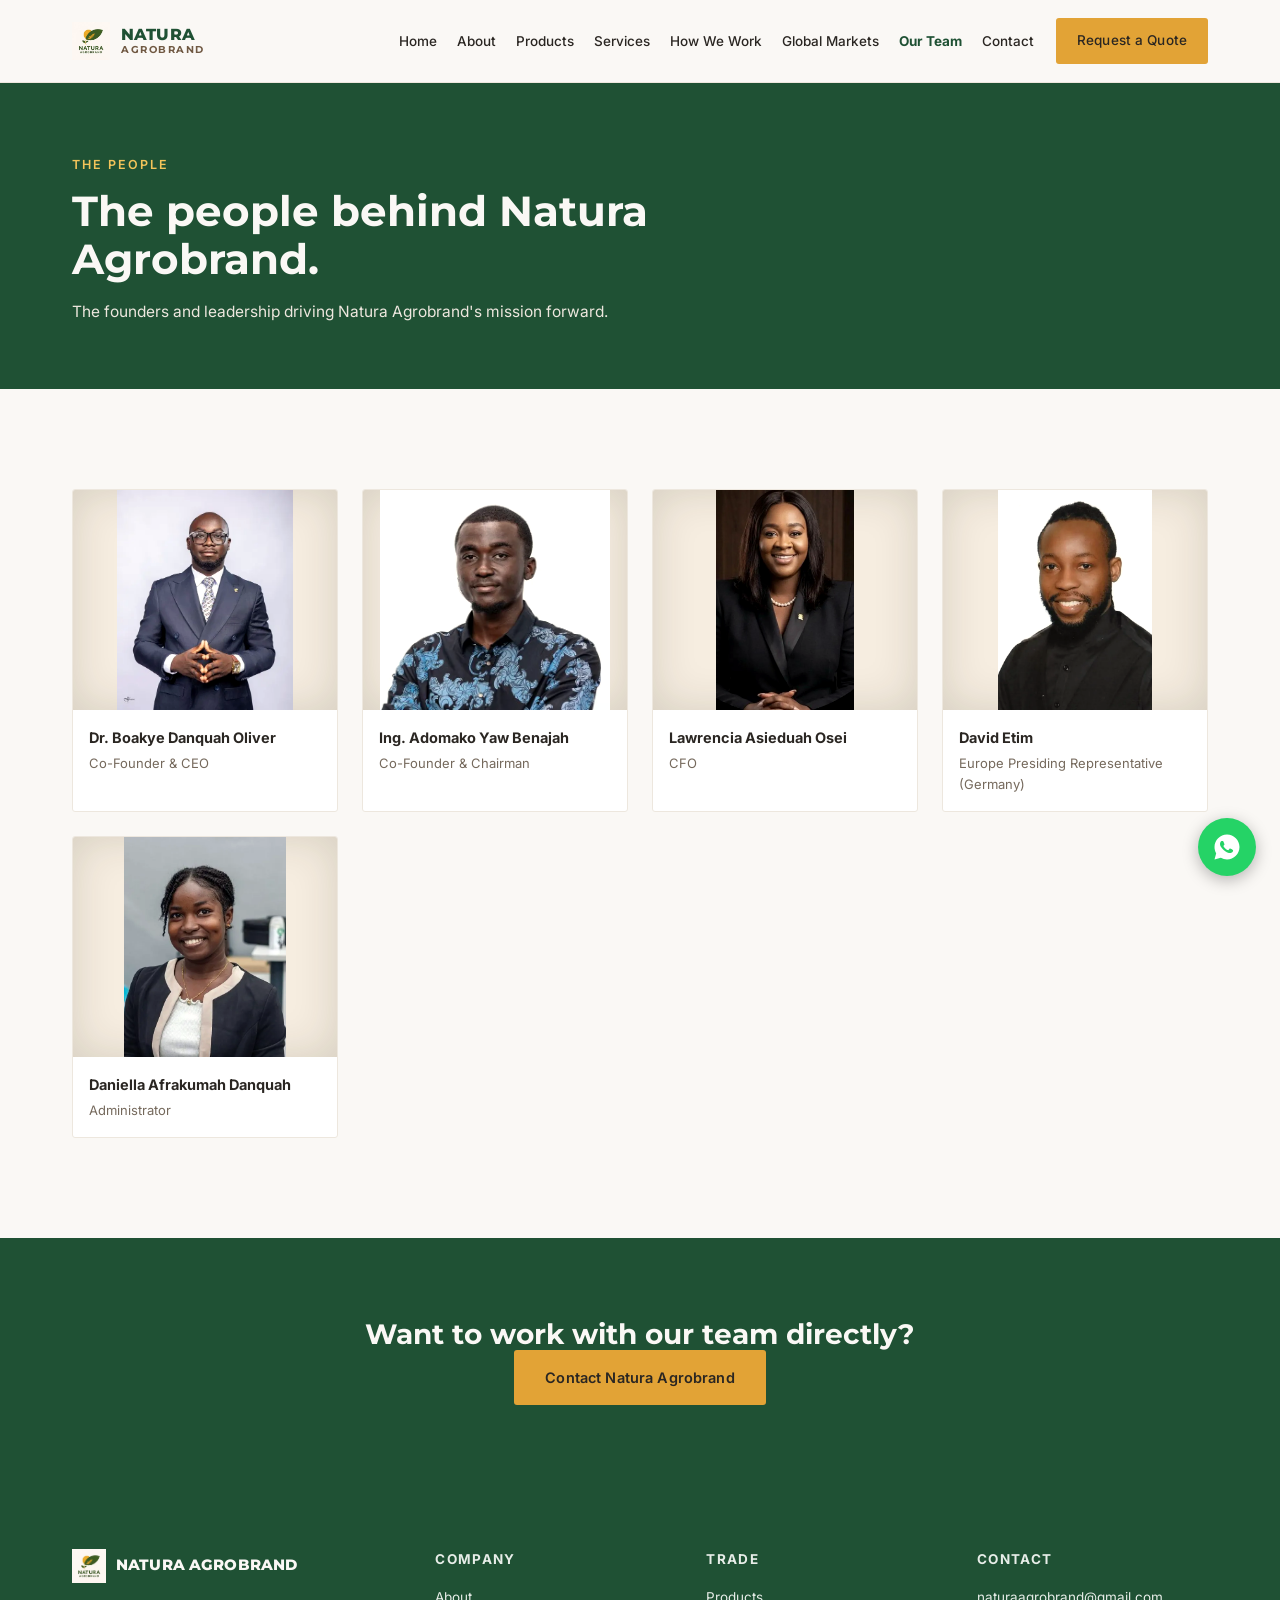
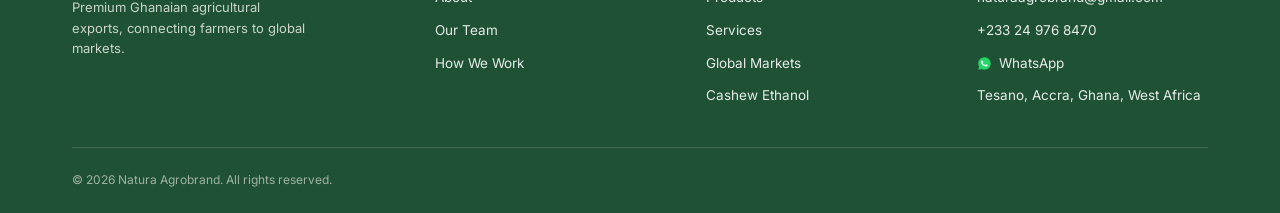
<file: team.html>
<!doctype html>
<html lang="en">
<head>
  <meta charset="utf-8" />
  <meta name="viewport" content="width=device-width, initial-scale=1, viewport-fit=cover" />
  <link rel="icon" href="favicon.ico" sizes="any" />
  <link rel="icon" type="image/png" sizes="32x32" href="favicon-32.png" />
  <link rel="icon" type="image/png" sizes="16x16" href="favicon-16.png" />
  <link rel="apple-touch-icon" href="apple-touch-icon.png" />
  <link rel="canonical" href="https://www.naturaagrobrand.com/team" />

  <title>Our Team | Natura Agrobrand</title>
  <meta name="description" content="The people behind Natura Agrobrand." />

  <meta property="og:type" content="website" />
  <meta property="og:title" content="Our Team | Natura Agrobrand" />
  <meta property="og:description" content="The people behind Natura Agrobrand." />
  <meta property="og:url" content="https://www.naturaagrobrand.com/team" />
  <meta property="og:site_name" content="Natura Agrobrand" />
  <meta property="og:image" content="https://www.naturaagrobrand.com/images/og-image.jpg" />
  <meta property="og:image:width" content="1200" />
  <meta property="og:image:height" content="630" />
  <meta name="twitter:card" content="summary_large_image" />
  <meta name="twitter:image" content="https://www.naturaagrobrand.com/images/og-image.jpg" />

  <link rel="preconnect" href="https://fonts.googleapis.com" />
  <link rel="preconnect" href="https://fonts.gstatic.com" crossorigin />
  <link href="https://fonts.googleapis.com/css2?family=Montserrat:wght@500;700;800&family=Inter:wght@400;500;600&display=swap" rel="stylesheet" />
  <link rel="stylesheet" href="css/style.css" />
</head>
<body>
  <a href="#main" class="visually-hidden">Skip to content</a>

  <header class="site-nav">
    <div class="wrap nav-inner">
      <a href="/" class="brand" aria-label="Natura Agrobrand — home">
        <img src="images/logo.webp" alt="" width="38" height="38" />
        <span class="brand-text"><span class="brand-name">NATURA</span><span class="brand-sub">AGROBRAND</span></span>
      </a>
      <nav class="desktop-nav" aria-label="Primary">
        <ul>
          <li><a href="/">Home</a></li>
          <li><a href="about.html">About</a></li>
          <li><a href="products.html">Products</a></li>
          <li><a href="services.html">Services</a></li>
          <li><a href="how-we-work.html">How We Work</a></li>
          <li><a href="global-markets.html">Global Markets</a></li>
          <li><a href="team.html" aria-current="page">Our Team</a></li>
          <li><a href="contact.html">Contact</a></li>
        </ul>
        <a href="contact.html" class="btn btn-gold nav-cta">Request a Quote</a>
      </nav>
      <button type="button" class="menu-toggle" aria-expanded="false" aria-controls="mobile-menu" aria-label="Open menu">
        <span class="icon-menu"><svg width="22" height="22" viewBox="0 0 24 24" fill="none" stroke="#1F5134" stroke-width="1.6" stroke-linecap="round"><path d="M4 7h16M4 12h16M4 17h16"/></svg></span>
        <span class="icon-close" hidden><svg width="22" height="22" viewBox="0 0 24 24" fill="none" stroke="#1F5134" stroke-width="1.6" stroke-linecap="round"><path d="M6 6l12 12M18 6L6 18"/></svg></span>
      </button>
    </div>
    <div id="mobile-menu" class="mobile-menu" hidden>
      <ul>
        <li><a href="/">Home</a></li>
        <li><a href="about.html">About</a></li>
        <li><a href="products.html">Products</a></li>
        <li><a href="services.html">Services</a></li>
        <li><a href="how-we-work.html">How We Work</a></li>
        <li><a href="global-markets.html">Global Markets</a></li>
        <li><a href="team.html" aria-current="page">Our Team</a></li>
        <li><a href="contact.html">Contact</a></li>
      </ul>
      <a href="contact.html" class="btn btn-gold mobile-cta">Request a Quote</a>
    </div>
  </header>

  <main id="main">
    <section class="page-hero">
      <div class="wrap">
        <div class="eyebrow eyebrow-light">The People</div>
        <h1>The people behind Natura Agrobrand.</h1>
        <p>The founders and leadership driving Natura Agrobrand's mission forward.</p>
      </div>
    </section>

    <section class="section">
      <div class="wrap">
        <div class="team-grid">
          <div class="team-card">
            <img src="images/team-oliver.webp" alt="Dr. Boakye Danquah Oliver — Natura Agrobrand" class="team-photo-contain" width="500" height="625" loading="lazy" />
            <div class="team-body"><div class="team-name">Dr. Boakye Danquah Oliver</div><div class="team-title cap">Co-Founder &amp; CEO</div></div>
          </div>
          <div class="team-card">
            <img src="images/team-adomako.webp" alt="Ing. Adomako Yaw Benajah — Natura Agrobrand" class="team-photo-contain" width="500" height="479" loading="lazy" />
            <div class="team-body"><div class="team-name">Ing. Adomako Yaw Benajah</div><div class="team-title cap">Co-Founder &amp; Chairman</div></div>
          </div>
          <div class="team-card">
            <img src="images/team-asieduah.webp" alt="Lawrencia Asieduah Osei — Natura Agrobrand" class="team-photo-contain" width="500" height="795" loading="lazy" />
            <div class="team-body"><div class="team-name">Lawrencia Asieduah Osei</div><div class="team-title cap">CFO</div></div>
          </div>
          <div class="team-card">
            <img src="images/team-david.webp" alt="David Etim — Natura Agrobrand" class="team-photo-contain" width="500" height="716" loading="lazy" />
            <div class="team-body"><div class="team-name">David Etim</div><div class="team-title cap">Europe Presiding Representative (Germany)</div></div>
          </div>
          <div class="team-card">
            <img src="images/team-daniella.webp" alt="Daniella Afrakumah Danquah — Natura Agrobrand" class="team-photo-contain" width="497" height="676" loading="lazy" />
            <div class="team-body"><div class="team-name">Daniella Afrakumah Danquah</div><div class="team-title cap">Administrator</div></div>
          </div>
        </div>
      </div>
    </section>

    <section class="section-tight section-forest">
      <div class="wrap cta-block">
        <h2>Want to work with our team directly?</h2>
        <a href="contact.html" class="btn btn-gold">Contact Natura Agrobrand</a>
      </div>
    </section>
  </main>

  <footer class="site-footer">
    <div class="wrap">
      <div class="footer-grid">
        <div class="footer-brand">
          <a href="/" class="brand"><img src="images/logo.webp" alt="" width="34" height="34" /><span class="brand-name">NATURA AGROBRAND</span></a>
          <p>Premium Ghanaian agricultural exports, connecting farmers to global markets.</p>
        </div>
        <div class="footer-col">
          <span class="footer-heading">Company</span>
          <a href="about.html">About</a><a href="team.html">Our Team</a><a href="how-we-work.html">How We Work</a>
        </div>
        <div class="footer-col">
          <span class="footer-heading">Trade</span>
          <a href="products.html">Products</a><a href="services.html">Services</a><a href="global-markets.html">Global Markets</a><a href="cashew-ethanol.html">Cashew Ethanol</a>
        </div>
        <div class="footer-col">
          <span class="footer-heading">Contact</span>
          <a href="mailto:naturaagrobrand@gmail.com">naturaagrobrand@gmail.com</a>
          <a href="tel:+233249768470">+233 24 976 8470</a>
          <a href="https://wa.me/233249768470" target="_blank" rel="noopener" class="footer-whatsapp"><svg width="15" height="15" viewBox="0 0 24 24" fill="none"><path d="M12 2C6.48 2 2 6.48 2 12c0 1.85.5 3.58 1.35 5.08L2 22l5.08-1.33A9.94 9.94 0 0 0 12 22c5.52 0 10-4.48 10-10S17.52 2 12 2z" fill="#25D366"/><path d="M9.1 7.6c-.2-.45-.4-.46-.6-.47h-.5c-.18 0-.46.07-.7.34-.24.27-.9.88-.9 2.15 0 1.27.92 2.5 1.05 2.67.13.18 1.8 2.86 4.42 3.9 2.18.87 2.62.7 3.1.65.47-.04 1.5-.62 1.72-1.21.21-.6.21-1.11.15-1.21-.06-.1-.24-.17-.5-.3-.26-.13-1.5-.74-1.74-.83-.23-.08-.4-.13-.57.13-.17.26-.65.83-.8 1-.15.17-.3.19-.55.06-.26-.13-1.08-.4-2.06-1.27-.76-.68-1.28-1.51-1.43-1.77-.15-.26-.02-.4.11-.53.12-.12.26-.3.4-.45.13-.15.17-.26.26-.43.09-.17.04-.32-.02-.45-.06-.13-.55-1.36-.78-1.86z" fill="#fff"/></svg> WhatsApp</a>
          <a href="https://maps.app.goo.gl/MVWymFF8S7aJwG5dA" target="_blank" rel="noopener">Tesano, Accra, Ghana, West Africa</a>
        </div>
      </div>
      <div class="footer-bottom"><span>&copy; 2026 Natura Agrobrand. All rights reserved.</span></div>
    </div>
  </footer>

  <a href="https://wa.me/233249768470" class="whatsapp-float" target="_blank" rel="noopener" aria-label="Chat with Natura Agrobrand on WhatsApp">
    <svg width="30" height="30" viewBox="0 0 24 24" fill="#fff" fill-rule="evenodd">
      <path d="M12 2C6.48 2 2 6.48 2 12c0 1.85.5 3.58 1.35 5.08L2 22l5.08-1.33A9.94 9.94 0 0 0 12 22c5.52 0 10-4.48 10-10S17.52 2 12 2z M9.1 7.6c-.2-.45-.4-.46-.6-.47h-.5c-.18 0-.46.07-.7.34-.24.27-.9.88-.9 2.15 0 1.27.92 2.5 1.05 2.67.13.18 1.8 2.86 4.42 3.9 2.18.87 2.62.7 3.1.65.47-.04 1.5-.62 1.72-1.21.21-.6.21-1.11.15-1.21-.06-.1-.24-.17-.5-.3-.26-.13-1.5-.74-1.74-.83-.23-.08-.4-.13-.57.13-.17.26-.65.83-.8 1-.15.17-.3.19-.55.06-.26-.13-1.08-.4-2.06-1.27-.76-.68-1.28-1.51-1.43-1.77-.15-.26-.02-.4.11-.53.12-.12.26-.3.4-.45.13-.15.17-.26.26-.43.09-.17.04-.32-.02-.45-.06-.13-.55-1.36-.78-1.86z"/>
    </svg>
  </a>

  <script src="js/main.js"></script>
</body>
</html>
</file>
<file: css/style.css>
/* ==========================================================================
   Natura Agrobrand — design tokens
   Palette reverse-engineered from the verified old-site CSS — kept exactly.
   ========================================================================== */
:root {
  --color-forest: #1F5134;
  --color-forest-light: #3A7854;
  --color-gold: #E2A336;
  --color-gold-light: #F2C45A;
  --color-earth: #705943;
  --color-cream: #FAF8F5;
  --color-sand: #EDE7DE;
  --color-text: #2A2622;
  --color-text-muted: #75695c;
  --color-body-copy: #463f38;
  --color-border: #EDE7DE;
  --color-error: #b3452f;
  --color-placeholder-border: #c9bfae;

  --font-heading: 'Montserrat', sans-serif;
  --font-body: 'Inter', sans-serif;

  --radius: 3px;
  --space-4: 16px;
  --space-5: 24px;
  --space-6: 32px;
  --space-7: 48px;
  --space-8: 64px;

  --container-max: 1200px;
}

/* ==========================================================================
   Reset & base
   ========================================================================== */
*, *::before, *::after { box-sizing: border-box; }
html { color-scheme: light; }

body {
  margin: 0;
  background: var(--color-cream);
  color: var(--color-text);
  font-family: var(--font-body);
  font-size: 16px;
  line-height: 1.6;
  -webkit-font-smoothing: antialiased;
}

h1, h2, h3, h4, h5, h6 {
  font-family: var(--font-heading);
  color: var(--color-forest);
  margin: 0;
  line-height: 1.15;
}

p { margin: 0; }
img { max-width: 100%; display: block; }
a { color: var(--color-forest); text-decoration: none; }
a:hover { color: var(--color-gold); }

a:focus-visible, button:focus-visible, .btn:focus-visible,
input:focus-visible, select:focus-visible, textarea:focus-visible {
  outline: 2px solid var(--color-forest);
  outline-offset: 2px;
}

@media (prefers-reduced-motion: reduce) {
  *, *::before, *::after {
    animation-duration: 0.01ms !important;
    animation-iteration-count: 1 !important;
    transition-duration: 0.01ms !important;
    scroll-behavior: auto !important;
  }
}

.visually-hidden {
  position: absolute; width: 1px; height: 1px; padding: 0; margin: -1px;
  overflow: hidden; clip: rect(0, 0, 0, 0); white-space: nowrap; border: 0;
}

/* ==========================================================================
   Layout
   ========================================================================== */
.wrap { max-width: var(--container-max); margin: 0 auto; padding: 0 var(--space-6); }
.section { padding: 100px 0; }
.section-tight { padding: 80px 0; }
.section-sand { background: var(--color-sand); }
.section-forest { background: var(--color-forest); }
.section-forest h1, .section-forest h2, .section-forest h3, .section-forest h4 { color: var(--color-cream); }

@media (max-width: 780px) {
  .wrap { padding: 0 var(--space-5); }
  .section, .section-tight { padding: 56px 0; }
}

.row-header { display: flex; justify-content: space-between; align-items: flex-end; margin-bottom: 44px; gap: 20px; flex-wrap: wrap; }

/* ==========================================================================
   Type utilities
   ========================================================================== */
.eyebrow {
  font-family: var(--font-body); font-weight: 600; font-size: 12.5px;
  letter-spacing: 0.16em; text-transform: uppercase; color: var(--color-gold);
}
.eyebrow-light { color: var(--color-gold-light); }

.status-badge {
  display: inline-flex; align-items: center; gap: 8px;
  background: var(--color-gold); color: var(--color-text);
  font-family: var(--font-body); font-weight: 700; font-size: 12.5px;
  letter-spacing: 0.06em; text-transform: uppercase;
  padding: 8px 16px; border-radius: 3px;
}
.status-badge-dot { width: 7px; height: 7px; border-radius: 50%; background: var(--color-text); flex-shrink: 0; }
.status-badge-hero { margin-top: 20px; }
.grid-3-spaced { margin-top: 44px; }
.cap { font-size: 13px; color: var(--color-text-muted); line-height: 1.6; }

.section-intro { max-width: 560px; }
.section-intro.center { max-width: 600px; margin-left: auto; margin-right: auto; text-align: center; }
.section-intro h2 { font-size: 32px; margin-top: 12px; }
.section-intro p { font-size: 14.5px; color: var(--color-text-muted); margin-top: 14px; line-height: 1.6; }
@media (max-width: 780px) { .section-intro h2 { font-size: 23px; } }

/* ==========================================================================
   Buttons
   ========================================================================== */
.btn {
  display: inline-flex; align-items: center; justify-content: center; gap: 9px;
  padding: 15px 30px; font-family: var(--font-body); font-weight: 600; font-size: 14.5px;
  letter-spacing: 0.01em; border-radius: var(--radius); border: 1.5px solid transparent;
  cursor: pointer; transition: background-color .15s ease, color .15s ease, border-color .15s ease;
}
.btn-primary { background: var(--color-forest); color: var(--color-cream); }
.btn-primary:hover { background: var(--color-forest-light); color: var(--color-cream); }
.btn-gold { background: var(--color-gold); color: var(--color-text); }
.btn-gold:hover { background: var(--color-gold-light); color: var(--color-text); }
.btn-outline-dark { border-color: var(--color-forest); color: var(--color-forest); background: transparent; }
.btn-outline-dark:hover { background: var(--color-forest); color: var(--color-cream); }
.btn-outline-light { border-color: var(--color-cream); color: var(--color-cream); background: transparent; }
.btn-outline-light:hover { background: var(--color-cream); color: var(--color-forest); }
.btn-ghost { padding: 4px 0; color: var(--color-forest); text-decoration: underline; text-decoration-color: var(--color-gold); text-underline-offset: 4px; font-weight: 600; font-size: 13.5px; }
.btn-ghost:hover { color: var(--color-gold); }

/* ==========================================================================
   Cards
   ========================================================================== */
.card { background: #FFFFFF; border: 1px solid var(--color-border); border-radius: var(--radius); }

/* ==========================================================================
   Nav
   ========================================================================== */
.site-nav { position: relative; background: var(--color-cream); border-bottom: 1px solid var(--color-border); }
.nav-inner { display: flex; align-items: center; justify-content: space-between; padding: 18px var(--space-6); }
.brand { display: flex; align-items: center; gap: 11px; }
.brand:hover { color: var(--color-forest); }
.brand img { width: 38px; height: 38px; object-fit: contain; }
.brand-text { display: flex; flex-direction: column; line-height: 1.15; }
.brand-name { font-family: var(--font-heading); font-weight: 800; font-size: 16px; color: var(--color-forest); letter-spacing: 0.01em; }
.brand-sub { font-family: var(--font-heading); font-weight: 700; font-size: 9.5px; letter-spacing: 0.16em; color: var(--color-earth); }

.desktop-nav { display: flex; align-items: center; gap: 22px; }
.desktop-nav ul { list-style: none; display: flex; gap: 20px; margin: 0; padding: 0; }
.desktop-nav a { font-size: 13.5px; font-weight: 500; color: var(--color-text); }
.desktop-nav a:hover { color: var(--color-forest); }
.desktop-nav a[aria-current='page'] { color: var(--color-forest); font-weight: 700; }
.nav-cta { padding: 11px 20px; font-size: 12.5px; }

.menu-toggle { display: none; background: none; border: none; padding: 6px; cursor: pointer; }
.mobile-menu { background: var(--color-forest); padding: var(--space-5); }
.mobile-menu ul { list-style: none; margin: 0 0 var(--space-4); padding: 0; display: flex; flex-direction: column; gap: 18px; }
.mobile-menu a { color: var(--color-cream); font-size: 14px; }
.mobile-menu a[aria-current='page'] { color: var(--color-gold-light); font-weight: 700; }
.mobile-cta { width: 100%; }

@media (max-width: 900px) {
  .desktop-nav { display: none; }
  .menu-toggle { display: flex; }
}

/* ==========================================================================
   Global Markets hero (image + scrim, same pattern as the homepage hero)
   ========================================================================== */
.market-hero { position: relative; padding: 96px 0 88px; background: var(--color-forest); overflow: hidden; }
.market-hero-img { position: absolute; inset: 0; width: 100%; height: 100%; object-fit: cover; opacity: .5; }
.market-hero-scrim { position: absolute; inset: 0; background: linear-gradient(100deg, rgba(31,81,52,.93) 0%, rgba(31,81,52,.65) 55%, rgba(31,81,52,.35) 100%); }
.market-hero-content { position: relative; }
.market-hero-content h1 { color: var(--color-cream); font-size: 42px; margin-top: 12px; max-width: 720px; }
.market-hero-content p { color: var(--color-sand); font-size: 15.5px; line-height: 1.65; margin-top: 16px; max-width: 620px; }
@media (max-width: 780px) {
  .market-hero { padding: 48px 0 40px; }
  .market-hero-content h1 { font-size: 27px; }
}

/* Country flag chips */
.flag-list { list-style: none; margin: 20px 0 0; padding: 0; display: flex; flex-direction: column; gap: 12px; }
.flag-chip { display: flex; align-items: center; gap: 10px; font-size: 14.5px; color: var(--color-body-copy); }
.flag-chip img { width: 22px; height: 16px; object-fit: cover; border-radius: 2px; border: 1px solid var(--color-border); flex-shrink: 0; }

/* ==========================================================================
   Page hero (interior pages)
   ========================================================================== */
.page-hero { background: var(--color-forest); padding: 72px 0 64px; }
.page-hero h1 { color: var(--color-cream); font-size: 42px; margin-top: 12px; max-width: 720px; }
.page-hero p { color: var(--color-sand); font-size: 15.5px; line-height: 1.65; margin-top: 16px; max-width: 620px; }
@media (max-width: 780px) {
  .page-hero { padding: 48px 0 40px; }
  .page-hero h1 { font-size: 27px; }
}

/* ==========================================================================
   Footer
   ========================================================================== */
.site-footer { background: var(--color-forest); padding: var(--space-8) 0 var(--space-5); }
.footer-grid { display: grid; grid-template-columns: 1.4fr 1fr 1fr 1fr; gap: 40px; padding-bottom: 40px; border-bottom: 1px solid rgba(250,248,245,0.15); }
.footer-brand .brand { display: flex; align-items: center; gap: 10px; }
.footer-brand img { width: 34px; height: 34px; object-fit: contain; }
.footer-brand .brand-name { font-family: var(--font-heading); font-weight: 800; font-size: 14.5px; color: var(--color-cream); }
.footer-brand p { color: #c9d6ca; font-size: 13px; line-height: 1.6; margin-top: 14px; max-width: 240px; }
.footer-col { display: flex; flex-direction: column; gap: 11px; }
.footer-heading { color: var(--color-gold-light); font-size: 12px; font-weight: 700; letter-spacing: 0.1em; text-transform: uppercase; margin-bottom: 6px; }
.footer-col a, .footer-col span { color: #e7ede8; font-size: 13.5px; }
.footer-col a:hover { color: var(--color-gold-light); }
.footer-whatsapp { display: inline-flex; align-items: center; gap: 7px; }
.footer-bottom { padding-top: 22px; color: #9fb3a3; font-size: 12px; }

@media (max-width: 900px) { .footer-grid { grid-template-columns: 1fr 1fr; row-gap: 32px; } }
@media (max-width: 560px) { .footer-grid { grid-template-columns: 1fr; } }

/* ==========================================================================
   Forms
   ========================================================================== */
.field-label { display: block; font-size: 13px; font-weight: 600; color: var(--color-text); margin-bottom: 8px; }
.field-input, .field-select, .field-textarea {
  width: 100%; font-family: var(--font-body); font-size: 14.5px; color: var(--color-text);
  background: #FFFFFF; border: 1.5px solid var(--color-border); border-radius: var(--radius); padding: 13px 14px;
}
.field-input:focus, .field-select:focus, .field-textarea:focus {
  outline: none; border-color: var(--color-forest); box-shadow: 0 0 0 3px rgba(31,81,52,0.12);
}
.field-textarea { resize: vertical; min-height: 120px; }

/* ==========================================================================
   Homepage
   ========================================================================== */
.hero { position: relative; min-height: 620px; background: var(--color-forest); overflow: hidden; display: flex; align-items: center; }
.hero-img { position: absolute; inset: 0; width: 100%; height: 100%; object-fit: cover; opacity: .55; }
.hero-scrim { position: absolute; inset: 0; background: linear-gradient(90deg, rgba(31,81,52,.92) 0%, rgba(31,81,52,.55) 48%, rgba(31,81,52,.25) 100%); }
.hero-content { position: relative; display: flex; flex-direction: column; gap: 26px; max-width: 680px; padding-top: 64px; padding-bottom: 64px; }
.hero-content h1 { color: var(--color-cream); font-size: 52px; line-height: 1.08; font-weight: 800; }
.hero-content p { color: var(--color-sand); font-size: 17px; line-height: 1.6; max-width: 520px; }
.hero-actions { display: flex; gap: 16px; flex-wrap: wrap; }
.hero-actions-centered { justify-content: center; }

.intro-grid { display: grid; grid-template-columns: 1fr 1fr; gap: 80px; align-items: center; }
.intro-copy { display: flex; flex-direction: column; gap: 20px; }
.intro-copy p { font-size: 15.5px; line-height: 1.75; color: var(--color-body-copy); }

.product-value-addition { margin-top: 64px; padding-top: 56px; border-top: 1px solid var(--color-border); }
.product-value-addition h3 { font-size: 24px; }

.grid-3 { display: grid; grid-template-columns: repeat(3, 1fr); gap: 24px; }
.grid-4 { display: grid; grid-template-columns: repeat(4, 1fr); gap: 24px; }
.products-grid-5 { grid-template-columns: repeat(5, 1fr); }
.grid-5 { display: grid; grid-template-columns: repeat(5, 1fr); gap: 28px; }

/* product card */
.product-card { background: #FFFFFF; border: 1px solid var(--color-border); border-radius: var(--radius); display: flex; flex-direction: column; overflow: hidden; }
.product-card img.product-photo { width: 100%; height: 170px; object-fit: cover; }
.product-body { padding: 20px; display: flex; flex-direction: column; gap: 8px; align-items: flex-start; }
.product-body h3 { font-size: 17px; }
.product-body p { font-size: 13.5px; color: var(--color-body-copy); line-height: 1.5; }

.services-grid { margin-top: 44px; }
.service-item { display: flex; flex-direction: column; gap: 14px; }
.service-item h4 { font-size: 15.5px; }
.service-item p { font-size: 13.5px; color: var(--color-body-copy); line-height: 1.55; }
.why-section .service-item p { color: var(--color-sand); }

.chain { display: flex; align-items: flex-start; justify-content: space-between; position: relative; margin-top: 56px; flex-wrap: wrap; gap: 24px; }
.chain-line { position: absolute; top: 28px; left: 60px; right: 60px; height: 1.5px; background: var(--color-placeholder-border); }
.why-section .chain-line { background: rgba(250, 248, 245, 0.4); }
.chain-step { display: flex; flex-direction: column; align-items: center; gap: 14px; width: 150px; position: relative; }
.chain-icon { width: 56px; height: 56px; border-radius: 50%; background: var(--color-cream); border: 1.5px solid var(--color-forest); display: flex; align-items: center; justify-content: center; }
.chain-icon.last { background: var(--color-forest); border-color: var(--color-forest); }
.chain-label { font-size: 13.5px; font-weight: 700; text-align: center; }
.why-section .chain-label { color: var(--color-cream); }

.markets-grid { display: grid; grid-template-columns: repeat(3, 1fr); gap: 1px; background: var(--color-sand); margin-top: 44px; border: 1px solid var(--color-sand); }
.market-col { background: var(--color-cream); padding: 36px; }
.market-col h4 { font-size: 15px; letter-spacing: 0.06em; text-transform: uppercase; color: var(--color-earth); }
.chips { display: flex; flex-wrap: wrap; gap: 8px; margin-top: 18px; }
.chip { display: inline-flex; align-items: center; gap: 7px; font-size: 13px; color: var(--color-text-muted); border: 1px solid var(--color-border); padding: 6px 12px; border-radius: 2px; }
.chip-flag { width: 16px; height: 12px; object-fit: cover; border-radius: 1px; flex-shrink: 0; }

.why-section { position: relative; overflow: hidden; }
.why-section-img { position: absolute; inset: 0; width: 100%; height: 100%; object-fit: cover; opacity: 0.28; }
.why-section-scrim { position: absolute; inset: 0; background: linear-gradient(120deg, rgba(31,81,52,.95) 0%, rgba(31,81,52,.88) 60%, rgba(31,81,52,.7) 100%); }
.why-section-content { position: relative; }
.why-intro { max-width: 560px; margin-bottom: 48px; }
.why-intro h2 { margin-top: 12px; font-size: 32px; }
.why-item { display: flex; flex-direction: column; gap: 12px; }
.why-item div { font-size: 14.5px; font-weight: 700; color: var(--color-cream); }

.stats-grid { display: flex; flex-wrap: wrap; justify-content: center; gap: 24px; margin-top: 44px; text-align: center; }
.stat-block { flex: 1 1 200px; max-width: 240px; padding: 28px 16px; }
.stat-value { font-family: var(--font-heading); font-weight: 800; font-size: 30px; color: var(--color-forest); }
.stat-desc { font-size: 13px; color: var(--color-text-muted); line-height: 1.6; margin-top: 8px; }
.impact-note { text-align: center; margin-top: 20px; }

.final-cta { position: relative; padding: 96px 0; background: #2A2622; overflow: hidden; }
.final-cta-img { position: absolute; inset: 0; width: 100%; height: 100%; object-fit: cover; opacity: .22; }
.final-cta-content { position: relative; text-align: center; max-width: 640px; margin: 0 auto; }
.final-cta-content h2 { font-size: 34px; color: var(--color-cream); line-height: 1.25; }
.final-cta-content p { color: var(--color-sand); font-size: 15.5px; margin-top: 18px; }
.final-cta-content .btn { margin-top: 22px; }

/* team card */
.team-card { background: #FFFFFF; border: 1px solid var(--color-border); border-radius: var(--radius); overflow: hidden; }
.team-card img {
  width: 100%; height: 220px; object-fit: cover; object-position: top;
  filter: sepia(7%) saturate(1.05) contrast(1.03);
  box-shadow: inset 0 0 44px rgba(42, 38, 34, 0.16);
}
/* David's source photo is already a tight face-fill crop with no extra
   headroom to crop into — contain (not cover) keeps his face at a scale
   comparable to the other four instead of blowing it up further. */
.team-photo-contain {
  object-fit: contain !important;
  background: var(--color-sand);
}
.team-body { padding: 16px; }
.team-name { font-weight: 700; font-size: 14.5px; }
.team-title { margin-top: 4px; }

.cta-block { text-align: center; }
.cta-block h2 { color: var(--color-cream); font-size: 28px; max-width: 620px; margin: 0 auto; }
.cta-block p { color: var(--color-sand); font-size: 14.5px; margin: 14px auto 26px; max-width: 480px; }
.cta-actions { display: flex; gap: 16px; justify-content: center; margin-top: 28px; flex-wrap: wrap; }

@media (max-width: 900px) {
  .grid-3 { grid-template-columns: repeat(2, 1fr); }
  .grid-4 { grid-template-columns: repeat(2, 1fr); }
  .grid-5 { grid-template-columns: repeat(2, 1fr); }
  .intro-grid { grid-template-columns: 1fr; gap: 32px; }
  .markets-grid { grid-template-columns: 1fr; }
  .chain { flex-direction: column; align-items: flex-start; gap: 22px; }
  .chain-line { display: none; }
  .chain-step { flex-direction: row; width: auto; }
}
@media (max-width: 560px) {
  .hero-content h1 { font-size: 30px; }
  .grid-3 { grid-template-columns: 1fr; }
  .grid-4 { grid-template-columns: 1fr; }
  .stat-block { flex-basis: 42%; }
  .final-cta-content h2 { font-size: 23px; }
}

/* ==========================================================================
   About page
   ========================================================================== */
.story-grid { display: grid; grid-template-columns: 320px 1fr; gap: 60px; }
.story-grid-with-photo { grid-template-columns: 280px 1fr 280px; align-items: start; }
.story-photo { border-radius: var(--radius); width: 100%; height: 260px; object-fit: cover; }
.ethanol-status-photo { margin-top: 24px; height: 220px; }
.story-copy { display: flex; flex-direction: column; gap: 18px; }
.story-copy p { font-size: 15.5px; line-height: 1.75; color: var(--color-body-copy); }
.mv-grid { display: grid; grid-template-columns: 1fr 1fr; gap: 24px; }
.mv-card { background: #FFFFFF; border: 1px solid var(--color-border); border-radius: var(--radius); padding: 32px; }
.mv-card h3 { font-size: 22px; }
.mv-card p { font-size: 15px; line-height: 1.65; color: var(--color-body-copy); margin-top: 14px; }
.values-grid { display: grid; grid-template-columns: repeat(5, 1fr); gap: 28px; margin-top: 44px; }
.value-item { display: flex; flex-direction: column; gap: 12px; text-align: center; align-items: center; }
.value-item h4 { font-size: 15px; }
.value-item p { font-size: 13px; color: var(--color-text-muted); line-height: 1.5; }
@media (max-width: 900px) { .story-grid, .story-grid-with-photo { grid-template-columns: 1fr; gap: 24px; } .story-photo { height: 220px; } .values-grid { grid-template-columns: repeat(2, 1fr); } }
@media (max-width: 560px) { .mv-grid { grid-template-columns: 1fr; } .values-grid { grid-template-columns: 1fr; } }

/* ==========================================================================
   Products page
   ========================================================================== */
.product-row { display: grid; grid-template-columns: 1fr 1fr; gap: 56px; align-items: center; padding: 56px 0; border-bottom: 1px solid var(--color-border); }
.product-row:first-child { padding-top: 0; }
.product-row:last-child { border-bottom: none; }
.product-row.reverse .product-media { order: 2; }
.product-row.reverse .product-info { order: 1; }
.product-media img { border-radius: var(--radius); width: 100%; height: 340px; object-fit: cover; }
.product-info h2 { font-size: 30px; }
.product-desc { font-size: 15.5px; line-height: 1.7; color: var(--color-body-copy); margin-top: 16px; }
.product-details { margin: 20px 0 28px; padding: 0; list-style: none; display: flex; flex-direction: column; gap: 8px; }
.product-details li { font-size: 13.5px; color: var(--color-text-muted); padding-left: 18px; position: relative; }
.product-details li::before { content: '—'; position: absolute; left: 0; color: var(--color-gold); }
.product-crosslink { margin-top: 14px; }
@media (max-width: 860px) {
  .product-row, .product-row.reverse { grid-template-columns: 1fr; gap: 24px; }
  .product-row.reverse .product-media, .product-row.reverse .product-info { order: initial; }
}

/* ==========================================================================
   Services page
   ========================================================================== */
.services-list { display: flex; flex-direction: column; }
.service-row { display: grid; grid-template-columns: 72px 1fr; gap: 28px; padding: 40px 0; border-bottom: 1px solid var(--color-border); }
.service-row:first-child { padding-top: 0; }
.service-row:last-child { border-bottom: none; }
.service-icon { width: 56px; height: 56px; border-radius: 50%; background: var(--color-sand); display: flex; align-items: center; justify-content: center; }
.service-content h2 { font-size: 22px; }
.service-desc { font-size: 15px; line-height: 1.7; color: var(--color-body-copy); margin-top: 12px; max-width: 640px; }
.service-who { font-size: 13.5px; color: var(--color-text-muted); margin-top: 12px; }
@media (max-width: 600px) { .service-row { grid-template-columns: 1fr; } }

/* ==========================================================================
   How We Work page
   ========================================================================== */
.steps { display: flex; flex-direction: column; }
.step { display: grid; grid-template-columns: 64px 1fr; gap: 28px; }
.step-marker { display: flex; flex-direction: column; align-items: center; }
.step-icon { width: 56px; height: 56px; border-radius: 50%; flex-shrink: 0; background: var(--color-cream); border: 1.5px solid var(--color-forest); display: flex; align-items: center; justify-content: center; }
.step-icon.last { background: var(--color-forest); }
.step-line { width: 1.5px; flex: 1; background: var(--color-placeholder-border); margin: 8px 0; min-height: 40px; }
.step-body { padding-bottom: 44px; }
.step-body h2 { font-size: 22px; margin-top: 6px; }
.step-body p { font-size: 14.5px; line-height: 1.65; color: var(--color-body-copy); margin-top: 10px; max-width: 560px; }
.two-col { display: grid; grid-template-columns: 1fr 1fr; gap: 40px; }
.two-col h3 { font-size: 18px; }
.two-col p { font-size: 14px; line-height: 1.6; color: var(--color-text-muted); margin-top: 12px; }
@media (max-width: 700px) { .two-col { grid-template-columns: 1fr; } }

/* ==========================================================================
   Global Markets page
   ========================================================================== */
.regions { display: grid; grid-template-columns: repeat(3, 1fr); gap: 24px; }
.region-card { background: #FFFFFF; border: 1px solid var(--color-border); border-radius: var(--radius); padding: 32px; }
.region-card h2 { font-size: 20px; letter-spacing: 0.02em; }
.region-card ul { list-style: none; margin: 20px 0 0; padding: 0; display: flex; flex-direction: column; gap: 10px; }
.region-card li { font-size: 14.5px; color: var(--color-body-copy); padding-left: 16px; position: relative; }
.region-card li::before { content: '—'; position: absolute; left: 0; color: var(--color-gold); }
@media (max-width: 780px) { .regions { grid-template-columns: 1fr; } }

/* ==========================================================================
   Team page
   ========================================================================== */
.team-grid { display: grid; grid-template-columns: repeat(4, 1fr); gap: 24px; }
@media (max-width: 900px) { .team-grid { grid-template-columns: repeat(2, 1fr); } }
@media (max-width: 480px) { .team-grid { grid-template-columns: 1fr; } }

/* ==========================================================================
   Contact page
   ========================================================================== */
.contact-grid { display: grid; grid-template-columns: 340px 1fr; gap: 64px; }
.contact-info { display: flex; flex-direction: column; gap: 28px; }
.info-item { display: flex; gap: 16px; align-items: flex-start; }
.info-label { font-size: 12px; font-weight: 700; letter-spacing: 0.06em; text-transform: uppercase; color: var(--color-text-muted); margin-bottom: 4px; }
.info-item a, .info-item span { font-size: 14.5px; color: var(--color-text); }
.contact-form { display: flex; flex-direction: column; gap: 20px; }
.field-row { display: grid; grid-template-columns: 1fr 1fr; gap: 20px; }
.submit-btn { align-self: flex-start; margin-top: 8px; }
.form-status { margin-top: -8px; }
.map-embed { border-radius: var(--radius); overflow: hidden; height: 380px; border: 1px solid var(--color-border); }
.map-embed iframe { border: 0; display: block; }
@media (max-width: 860px) { .contact-grid { grid-template-columns: 1fr; gap: 40px; } }
@media (max-width: 560px) { .map-embed { height: 280px; } }
@media (max-width: 560px) { .field-row { grid-template-columns: 1fr; } }

/* ==========================================================================
   Floating WhatsApp button
   ========================================================================== */
.whatsapp-float {
  position: fixed;
  bottom: 24px;
  right: 24px;
  width: 58px;
  height: 58px;
  background: #25D366;
  border-radius: 50%;
  display: flex;
  align-items: center;
  justify-content: center;
  box-shadow: 0 4px 16px rgba(0, 0, 0, 0.28);
  z-index: 999;
  transition: transform 0.15s ease;
}
.whatsapp-float:hover { transform: scale(1.07); }
@media (max-width: 560px) {
  .whatsapp-float { width: 52px; height: 52px; bottom: 16px; right: 16px; }
  .whatsapp-float svg { width: 26px; height: 26px; }
}
</file>
